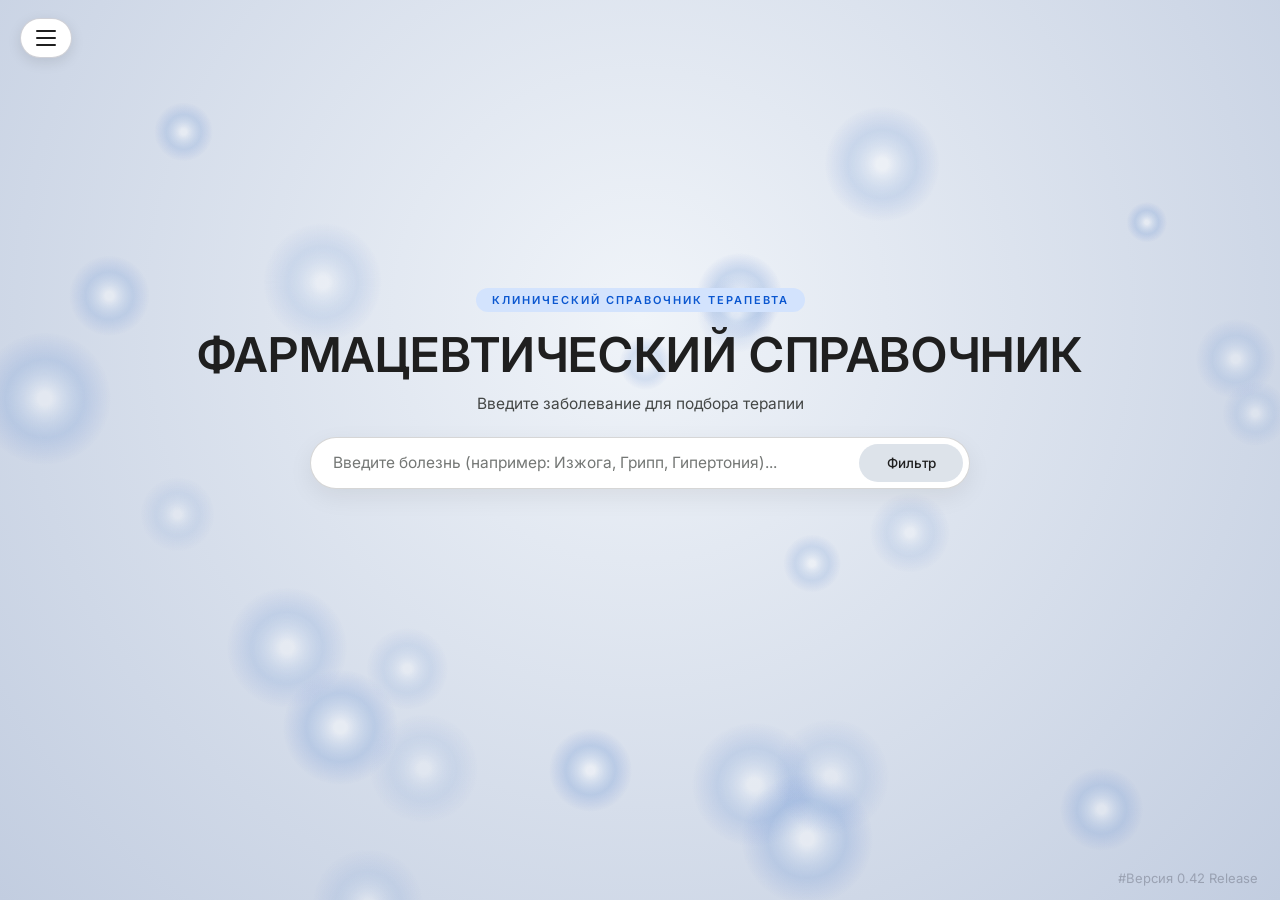
<file: Дизайн/index.html>
<!DOCTYPE html>
<html lang="ru">
<head>
  <meta charset="UTF-8" />
  <meta name="viewport" content="width=device-width, initial-scale=1.0" />
  <title>Фармацевтический справочник</title>
  <link rel="preconnect" href="https://fonts.googleapis.com">
  <link rel="preconnect" href="https://fonts.gstatic.com" crossorigin>
  <link href="https://fonts.googleapis.com/css2?family=Google+Sans:wght@400;500;700&family=Inter:wght@400;500;600;700&display=swap" rel="stylesheet">
  <link rel="stylesheet" href="styles.css" />
</head>
<body>

  <!-- Фоновая анимация летающих шариков -->
  <canvas id="bgParticles"></canvas>

  <!-- Полноширинное верхнее меню при наведении на кнопку слева -->
  <div class="top-nav-zone" id="topNavZone">
    <button class="menu-trigger-btn" id="menuTriggerBtn" onclick="toggleMenuClick()" aria-label="Меню">
      <span></span>
      <span></span>
      <span></span>
    </button>

    <header class="top-hover-menu" id="topHoverMenu">
      <nav class="top-nav-links">
        <button class="nav-link" data-page="home" onclick="switchPage('home')" data-i18n="nav_home">Главная</button>
        <button class="nav-link" data-page="settings" onclick="switchPage('settings')" data-i18n="nav_settings">Настройки</button>
        <button class="nav-link" data-page="presets" onclick="switchPage('presets')" data-i18n="nav_presets">Пресеты</button>
        <button class="nav-link" data-page="faq" onclick="switchPage('faq')" data-i18n="nav_faq">FAQ</button>
      </nav>
      <div class="top-menu-status" data-i18n="top_status">Реестр Минздрава РФ</div>
    </header>
  </div>

  <!-- Основной контейнер интерфейса -->
  <div id="app-wrapper">

    <!-- СТРАНИЦА 1: ГЛАВНАЯ И ПОИСК СТРОГО ПО БОЛЕЗНЯМ -->
    <main id="page-home" class="page-section active">
      <section class="hero-search-section" id="heroSection">
        <div class="hero-kicker" data-i18n="hero_kicker">
          КЛИНИЧЕСКИЙ СПРАВОЧНИК ТЕРАПЕВТА
        </div>

        <h1 class="app-title" onclick="resetToHero()" data-i18n="app_title">
          ФАРМАЦЕВТИЧЕСКИЙ СПРАВОЧНИК
        </h1>

        <p class="hero-subtitle" data-i18n="hero_subtitle">
          Введите заболевание для подбора терапии
        </p>

        <div class="search-wrapper" id="searchWrapper">
          <div class="search-box">
            <input
              type="text"
              id="searchInput"
              class="search-input"
              placeholder="Введите болезнь (например: Изжога, Грипп, Гипертония)..."
              data-i18n-placeholder="search_placeholder"
              autocomplete="off"
            />
            <button class="filter-btn" id="filterBtn" type="button" data-i18n="filter_btn">Фильтр</button>
          </div>

          <!-- Прямоугольник совпадений по болезням при вводе текста -->
          <div class="disease-suggestions-box" id="diseaseSuggestionsBox"></div>

          <!-- Компактный выпадающий фильтр по группам заболеваний -->
          <div class="filter-dropdown" id="filterDropdown"></div>
        </div>

        <div class="search-divider"></div>
      </section>

      <!-- Блок результатов поиска лекарств по выбранной болезни -->
      <section class="results-container" id="resultsContainer">
        <div class="results-header">
          <div class="results-header-left">
            <span class="results-title" id="resultsLabel">Лекарства по заболеванию:</span>
            <button class="oval-subtle-btn" id="resetAnalogBtn" style="display:none;" onclick="clearAnalogFilter()">
              Сбросить фильтр аналогов
            </button>
          </div>

          <div class="results-header-right">
            <!-- Компактная иконка выбора вида с всплывающим окошком при наведении -->
            <div class="view-hover-Menu">
              <button class="view-icon-trigger" id="catalogViewIcon" title="Вид отображения">⊞</button>
              <div class="view-popup-box">
                <button class="view-popup-opt active" id="grid3Btn" onclick="setCatalogView('grid', '⊞')">
                  <span>⊞</span> 3 в строку
                </button>
                <button class="view-popup-opt" id="grid1Btn" onclick="setCatalogView('list', '☰')">
                  <span>☰</span> 1 в строку
                </button>
              </div>
            </div>

            <!-- Крестик закрытия результатов поиска -->
            <button class="circle-close-btn" onclick="resetToHero()" title="Закрыть каталог">&times;</button>
          </div>
        </div>

        <div class="cards-grid" id="cardsGrid"></div>
      </section>
    </main>

    <!-- СТРАНИЦА 2: НАСТРОЙКИ (По центру + окошко "НАСТРОЙКИ" слева + крестик) -->
    <section id="page-settings" class="page-section centered-page">
      <div class="settings-outer-wrap">
        <!-- Отдельное боковое окошко "НАСТРОЙКИ" у левого края -->
        <div class="settings-side-badge" data-i18n="settings_badge">НАСТРОЙКИ</div>

        <div class="settings-shell">
          <button class="window-corner-close" onclick="switchPage('home')" title="Выйти на главную">&times;</button>

          <aside class="settings-sidebar">
            <button class="settings-cat-btn active" data-tab="appearance" onclick="switchSettingsTab('appearance')" data-i18n="set_cat_theme">Палитра и тема</button>
            <button class="settings-cat-btn" data-tab="interface" onclick="switchSettingsTab('interface')" data-i18n="set_cat_ui">Интерфейс и фон</button>
            <button class="settings-cat-btn" data-tab="language" onclick="switchSettingsTab('language')" data-i18n="set_cat_lang">Язык</button>
            <button class="settings-cat-btn" data-tab="catalog" onclick="switchSettingsTab('catalog')" data-i18n="set_cat_catalog">Каталог и поиск</button>
            <button class="settings-cat-btn" data-tab="printing" onclick="switchSettingsTab('printing')" data-i18n="set_cat_print">Печать</button>
          </aside>

          <div class="settings-content">
            <!-- Вкладка 1: Палитра и тема -->
            <div class="settings-pane active" id="tab-appearance">
              <div class="setting-row">
                <span class="setting-label" data-i18n="set_display_mode">Режим темы</span>
                <div class="theme-pills">
                  <button class="theme-pill active-mode" onclick="setDisplayMode('light', this)" data-i18n="mode_light">Светлая</button>
                  <button class="theme-pill" onclick="setDisplayMode('dark', this)" data-i18n="mode_dark">Темная</button>
                  <button class="theme-pill" onclick="setDisplayMode('a11y', this)" data-i18n="mode_a11y">Для слабовидящих</button>
                </div>
              </div>

              <div class="setting-row">
                <span class="setting-label" data-i18n="set_preset_theme">Оттенок оформления</span>
                <div class="theme-pills">
                  <button class="theme-pill active-theme" onclick="applyPresetTheme('gemini', this)" data-i18n="theme_classic">Gemini</button>
                  <button class="theme-pill" onclick="applyPresetTheme('medical', this)" data-i18n="theme_medical">Синяя</button>
                  <button class="theme-pill" onclick="applyPresetTheme('emerald', this)" data-i18n="theme_emerald">Шалфей</button>
                  <button class="theme-pill" onclick="applyPresetTheme('warm', this)" data-i18n="theme_warm">Кварц</button>
                  <button class="theme-pill" onclick="applyPresetTheme('graphite', this)" data-i18n="theme_graphite">Графит</button>
                </div>
              </div>

              <div class="setting-row wheel-row">
                <span class="setting-label" data-i18n="set_custom_wheel">Пользовательский спектр RGB</span>
                <div class="wheel-box">
                  <canvas id="rgbWheel" width="180" height="180"></canvas>
                </div>
              </div>

              <div class="setting-row">
                <span class="setting-label" data-i18n="set_contrast">Насыщенность карточек</span>
                <input type="range" min="20" max="54" value="32" class="modern-range" oninput="updateCardContrast(this.value)" />
              </div>
            </div>

            <!-- Вкладка 2: Интерфейс и фон -->
            <div class="settings-pane" id="tab-interface">
              <div class="setting-row">
                <span class="setting-label" data-i18n="set_particles">Летающие шарики на фоне</span>
                <label class="switch">
                  <input type="checkbox" id="toggleParticles" checked onchange="toggleBackgroundParticles(this.checked)" />
                  <span class="slider"></span>
                </label>
              </div>

              <div class="setting-row">
                <span class="setting-label" data-i18n="set_particles_count">Количество шариков на фоне</span>
                <input type="range" min="6" max="45" value="24" class="modern-range" oninput="updateParticlesCount(this.value)" />
              </div>

              <div class="setting-row">
                <span class="setting-label" data-i18n="set_radius">Скругление элементов</span>
                <select class="modern-select" onchange="updateRoundness(this.value)">
                  <option value="20px">Умеренное</option>
                  <option value="28px" selected>Округлое</option>
                  <option value="38px">Максимальное</option>
                </select>
              </div>

              <div class="setting-row">
                <span class="setting-label" data-i18n="set_glare">Блики на карточках препаратов</span>
                <label class="switch">
                  <input type="checkbox" checked onchange="toggleGlareSetting(this.checked)" />
                  <span class="slider"></span>
                </label>
              </div>

              <div class="setting-row">
                <span class="setting-label" data-i18n="set_blur">Размытие заднего фона окон</span>
                <label class="switch">
                  <input type="checkbox" checked onchange="appConfig.blur = this.checked" />
                  <span class="slider"></span>
                </label>
              </div>

              <div class="setting-row">
                <span class="setting-label" data-i18n="set_font_scale">Масштаб шрифта</span>
                <input type="range" min="90" max="120" value="100" class="modern-range" oninput="document.documentElement.style.fontSize = this.value + '%'" />
              </div>
            </div>

            <!-- Вкладка 3: Язык -->
            <div class="settings-pane" id="tab-language">
              <div class="setting-row">
                <span class="setting-label" data-i18n="set_ui_lang">Язык интерфейса</span>
                <div class="theme-pills">
                  <button class="theme-pill active-lang" data-lang="ru" onclick="setLanguage('ru')">Русский</button>
                  <button class="theme-pill" data-lang="en" onclick="setLanguage('en')">English</button>
                  <button class="theme-pill" data-lang="de" onclick="setLanguage('de')">Deutsch</button>
                </div>
              </div>

              <div class="setting-row">
                <span class="setting-label" data-i18n="set_latin_inn">Показывать действующее вещество</span>
                <label class="switch">
                  <input type="checkbox" checked onchange="appConfig.showInn = this.checked; renderCards();" />
                  <span class="slider"></span>
                </label>
              </div>
            </div>

            <!-- Вкладка 4: Каталог и поиск -->
            <div class="settings-pane" id="tab-catalog">
              <div class="setting-row">
                <span class="setting-label" data-i18n="set_default_grid">Отображение карточек</span>
                <select class="modern-select" onchange="setCatalogView(this.value, this.value === 'grid' ? '⊞' : '☰')">
                  <option value="grid">3 в строку</option>
                  <option value="list">1 в строку</option>
                </select>
              </div>

              <div class="setting-row">
                <span class="setting-label" data-i18n="set_sort">Сортировка списка</span>
                <select class="modern-select" id="sortSelect" onchange="renderCards()">
                  <option value="id">По реестру Минздрава</option>
                  <option value="alpha">По алфавиту</option>
                  <option value="category">По заболеванию</option>
                </select>
              </div>
            </div>

            <!-- Вкладка 5: Печать -->
            <div class="settings-pane" id="tab-printing">
              <div class="setting-row">
                <span class="setting-label" data-i18n="set_paper">Формат листа</span>
                <select class="modern-select" onchange="appConfig.paperSize = this.value">
                  <option value="A4">A4</option>
                  <option value="A5">A5</option>
                </select>
              </div>

              <div class="setting-row">
                <span class="setting-label" data-i18n="set_rx_prefix">Индексы Rp. / S.</span>
                <label class="switch">
                  <input type="checkbox" checked onchange="appConfig.useRxPrefix = this.checked" />
                  <span class="slider"></span>
                </label>
              </div>

              <div class="setting-row">
                <span class="setting-label" data-i18n="set_print_border">Печатать рамку бланка</span>
                <label class="switch">
                  <input type="checkbox" checked onchange="appConfig.printBorder = this.checked" />
                  <span class="slider"></span>
                </label>
              </div>
            </div>
          </div>
        </div>
      </div>
    </section>

    <!-- СТРАНИЦА 3: ПРЕСЕТЫ -->
    <section id="page-presets" class="page-section centered-page">
      <div class="presets-shell">

        <!-- Главный экран пресетов -->
        <div id="presetsOverview">
          <div class="presets-top-bar">
            <h2 class="section-heading" data-i18n="nav_presets">Пресеты</h2>

            <div class="presets-controls-right">
              <button class="elongated-oval-btn accent-fill" onclick="openCreatePresetModal()" data-i18n="btn_create_preset">
                Добавить пресет
              </button>

              <!-- Иконка выбора вида отображения пресетов при наведении -->
              <div class="view-hover-Menu">
                <button class="view-icon-trigger" id="presetsViewIcon" title="Вид отображения">⊞</button>
                <div class="view-popup-box">
                  <button class="view-popup-opt active" id="presetViewGridBtn" onclick="setPresetsViewMode('grid', '⊞')">
                    <span>⊞</span> Плитка
                  </button>
                  <button class="view-popup-opt" id="presetViewListBtn" onclick="setPresetsViewMode('list', '☰')">
                    <span>☰</span> Список
                  </button>
                  <button class="view-popup-opt" id="presetViewCompactBtn" onclick="setPresetsViewMode('compact', '▤')">
                    <span>▤</span> Компактно
                  </button>
                </div>
              </div>

              <button class="circle-close-btn" onclick="switchPage('home')" title="Выйти на главную">&times;</button>
            </div>
          </div>

          <div id="presetsGridContainer" class="presets-grid"></div>
        </div>

        <!-- Внутри открытого пресета -->
        <div id="presetDetailView" style="display:none;">
          <div class="presets-top-bar">
            <div style="display:flex; align-items:center; gap:14px;">
              <!-- Крестик вместо кнопки "Назад" -->
              <button class="circle-close-btn" onclick="closePresetDetail()" title="Закрыть пресет">&times;</button>
              <h2 class="section-heading" id="openedPresetTitle">Пресет</h2>
            </div>

            <div class="presets-controls-right">
              <!-- Иконка выбора вида внутри пресета при наведении -->
              <div class="view-hover-Menu">
                <button class="view-icon-trigger" id="innerPresetViewIcon" title="Вид отображения">☰</button>
                <div class="view-popup-box">
                  <button class="view-popup-opt active" id="innerView1Btn" onclick="setInnerPresetView('list', '☰')">
                    <span>☰</span> 1 в строку
                  </button>
                  <button class="view-popup-opt" id="innerView2Btn" onclick="setInnerPresetView('grid', '⊞')">
                    <span>⊞</span> 2 в строку
                  </button>
                </div>
              </div>

              <button class="elongated-oval-btn accent-fill" onclick="printActivePreset()" data-i18n="btn_print">
                Печать рецепта
              </button>
            </div>
          </div>

          <div id="presetDrugsContainer" class="preset-drugs-list"></div>

          <!-- Нижняя панель внутри пресета с красной кнопкой УДАЛИТЬ справа -->
          <div class="preset-bottom-bar">
            <button class="danger-oval-btn" onclick="askDeletePreset(openedPresetId)">
              Удалить
            </button>
          </div>
        </div>

      </div>
    </section>

    <!-- СТРАНИЦА 4: FAQ -->
    <section id="page-faq" class="page-section centered-page">
      <div class="faq-shell" style="position:relative;">
        <button class="window-corner-close" onclick="switchPage('home')" title="Выйти на главную">&times;</button>
        <h2 class="section-heading" style="margin-bottom: 22px;">FAQ</h2>
        <div class="faq-list">
          <div class="faq-card">
            <h3>Поиск лекарств по заболеванию</h3>
            <p>Начните вводить название болезни в строку поиска (например: «И» — Изжога, «Г» — Гастрит, Гипертония, Грипп). В появившемся ниже прямоугольнике нажмите на нужное заболевание, чтобы вывести все препараты для его лечения.</p>
          </div>
          <div class="faq-card">
            <h3>Подбор аналогов</h3>
            <p>Откройте карточку препарата и нажмите «Найти аналоги» — ниже основного окна появится отдельный овал со списком прямых аналогов по действующему веществу и группе.</p>
          </div>
          <div class="faq-card">
            <h3>Пресеты, удаление и печать</h3>
            <p>Добавляйте препараты в пресеты, настраивайте дозировки и выводите рецепт на печать. Удалить любой пресет можно красной кнопкой «Удалить» внутри пресета с подтверждением действия.</p>
          </div>
        </div>
      </div>
    </section>

    <div class="version-watermark">#Версия 0.42 Release</div>
  </div>

  <!-- МОДАЛЬНОЕ ОКНО: ПОЛНАЯ КАРТОЧКА ПРЕПАРАТА + ОТДЕЛЬНЫЙ ОВАЛ АНАЛОГОВ НИЖЕ ОКНА -->
  <div class="modal-overlay" id="detailModal" onclick="handleBackdropClose(event, 'detailModal')">
    <div class="detail-modal-stack">
      <div class="detail-modal-wrapper">
        <!-- Просто крестик вместо слова "ЗАКРЫТЬ" -->
        <button class="modal-close-top" onclick="closeModal('detailModal')" title="Закрыть">&times;</button>

        <div class="detail-left-panel">
          <div class="detail-white-box" id="modalDescriptionBox"></div>
        </div>

        <div class="detail-right-panel">
          <div class="detail-photo-frame" id="modalPhotoBox"></div>
          <div class="detail-right-actions" id="modalActionBox"></div>
        </div>
      </div>

      <!-- Отдельный овал аналогов НИЖЕ основного окна карточки -->
      <div class="analogs-external-oval" id="modalAnalogsDrawer" style="display:none;"></div>
    </div>
  </div>

  <!-- МОДАЛЬНОЕ ОКНО: ВЫБОР ИЛИ СОЗДАНИЕ ПРЕСЕТА -->
  <div class="modal-overlay" id="presetPickerModal" onclick="handleBackdropClose(event, 'presetPickerModal')">
    <div class="picker-modal-card">
      <div class="picker-modal-header">
        <h3 id="pickerModalTitle" data-i18n="modal_select_preset">Выбор пресета</h3>
        <button class="circle-close-btn" onclick="closeModal('presetPickerModal')">&times;</button>
      </div>

      <div id="existingPresetsList" class="picker-presets-list"></div>

      <div class="create-preset-zone">
        <button class="elongated-oval-btn full-width" id="showCreateInputBtn" onclick="toggleCreatePresetInput(true)" data-i18n="btn_create_preset">
          Добавить пресет
        </button>

        <div id="createPresetForm" class="create-preset-form" style="display:none;">
          <input
            type="text"
            id="newPresetNameInput"
            class="oval-input"
            placeholder="Название пресета..."
            autocomplete="off"
          />
          <button class="elongated-oval-btn accent-fill" onclick="confirmCreatePreset()" data-i18n="btn_save">
            Сохранить
          </button>
        </div>
      </div>
    </div>
  </div>

  <!-- МОДАЛЬНОЕ ОКНО ПОДТВЕРЖДЕНИЯ: "Вы уверены, что хотите удалить пресет?" -->
  <div class="modal-overlay" id="confirmDeleteModal" onclick="handleBackdropClose(event, 'confirmDeleteModal')">
    <div class="picker-modal-card confirm-card">
      <div class="picker-modal-header">
        <h3>Удаление пресета</h3>
        <button class="circle-close-btn" onclick="closeModal('confirmDeleteModal')">&times;</button>
      </div>
      <p class="confirm-text">Вы уверены, что хотите удалить пресет?</p>
      <div class="confirm-actions">
        <button class="oval-subtle-btn" onclick="closeModal('confirmDeleteModal')">Отмена</button>
        <button class="danger-oval-btn" onclick="confirmDeletePresetAction()">Удалить</button>
      </div>
    </div>
  </div>

  <div class="toast" id="toast"></div>
  <div id="print-area"></div>

  <script src="database.js"></script>
  <script src="app.js"></script>
</body>
</html>
</file>
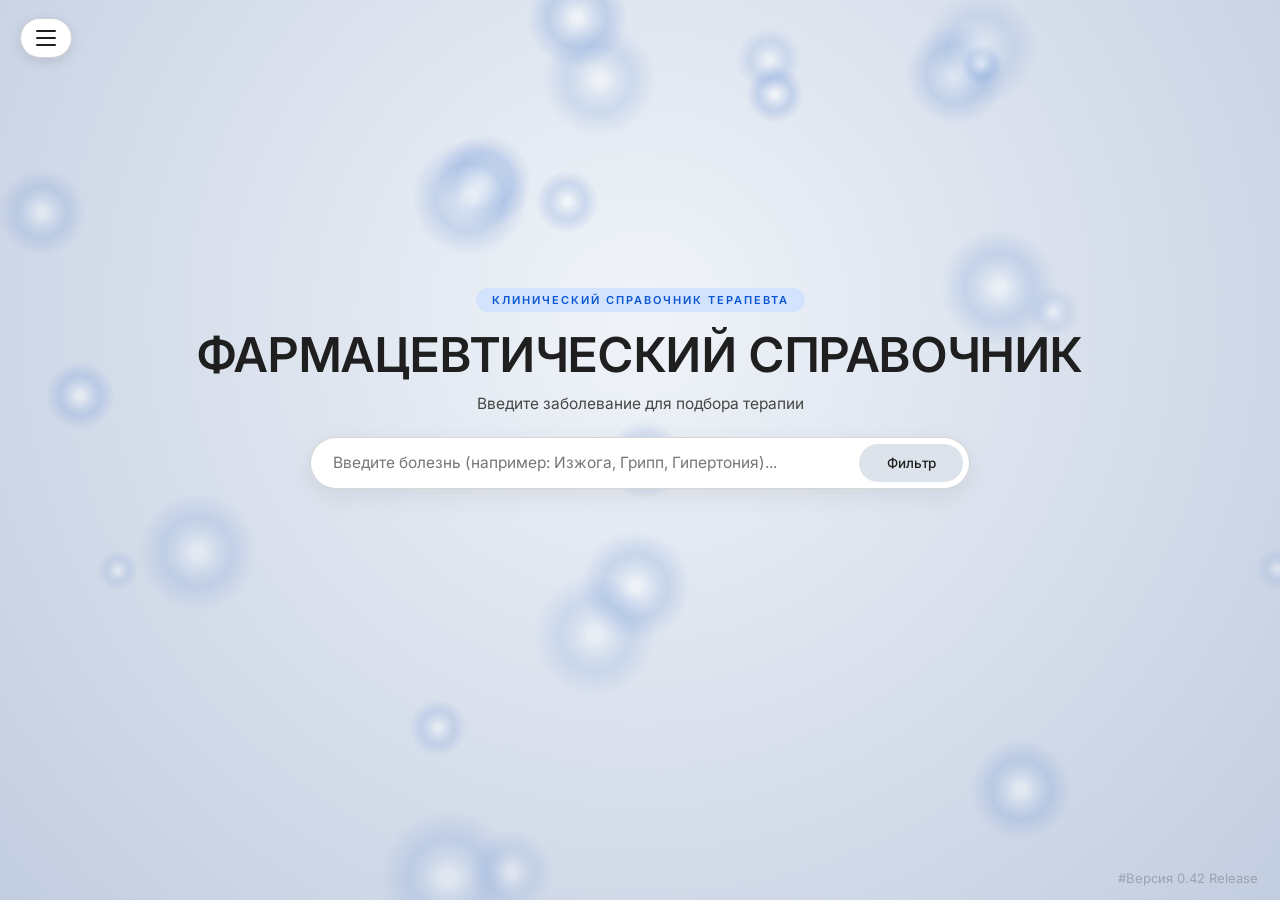
<file: Дизайн/Верси3.0.html>
﻿<!DOCTYPE html>
<html lang="ru">
<head>
  <meta charset="UTF-8" />
  <meta name="viewport" content="width=device-width, initial-scale=1.0" />
  <title>Фармацевтический справочник</title>
  <link rel="preconnect" href="https://fonts.googleapis.com">
  <link rel="preconnect" href="https://fonts.gstatic.com" crossorigin>
  <link href="https://fonts.googleapis.com/css2?family=Google+Sans:wght@400;500;700&family=Inter:wght@400;500;600;700&display=swap" rel="stylesheet">
  <style>:root {
  --bg-center: #f0f4f9;
  --bg-edge: #c2cde0;
  --surface-dark: #1e2336;
  --surface-darker: #141826;
  --surface-glass: rgba(255, 255, 255, 0.88);
  --panel-inner: #ffffff;
  --gemini-pill-bg: #dde3ea;
  --gemini-hover: rgba(68, 71, 70, 0.08);
  --card-bg: #323956;
  --card-border: rgba(255, 255, 255, 0.18);
  --text-title: #1f1f1f;
  --text-muted: #444746;
  --text-on-dark: #f8fafd;
  --accent: #0b57d0;
  --accent-soft: #d3e3fd;
  --modal-outer: #919cb5;
  --radius-main: 28px;
  --radius-pill: 999px;
  --shadow-soft: 0 12px 32px rgba(15, 23, 42, 0.12);
  --shadow-hover: 0 20px 44px rgba(15, 23, 42, 0.24);
}

/* Темная тема */
body.dark-mode {
  --bg-center: #1a1e2e;
  --bg-edge: #0d1017;
  --surface-dark: #252b42;
  --surface-darker: #161a29;
  --surface-glass: rgba(30, 35, 54, 0.92);
  --panel-inner: #262c44;
  --gemini-pill-bg: #323954;
  --gemini-hover: rgba(255, 255, 255, 0.08);
  --card-bg: #22273d;
  --text-title: #f1f5f9;
  --text-muted: #94a3b8;
  --accent: #60a5fa;
  --accent-soft: rgba(96, 165, 250, 0.2);
  --modal-outer: #2d3552;
}

/* Режим для слабовидящих */
body.a11y-mode {
  --bg-center: #ffffff;
  --bg-edge: #e5e5e5;
  --surface-dark: #000000;
  --surface-darker: #222222;
  --surface-glass: #ffffff;
  --panel-inner: #ffffff;
  --gemini-pill-bg: #e0e0e0;
  --card-bg: #111111;
  --card-border: #000000;
  --text-title: #000000;
  --text-muted: #111111;
  --text-on-dark: #ffff00;
  --accent: #000000;
  --accent-soft: #ffeb3b;
  --modal-outer: #222222;
  font-size: 112%;
  letter-spacing: 0.4px;
}

* {
  box-sizing: border-box;
  margin: 0;
  padding: 0;
  user-select: none;
  font-family: 'Google Sans', 'Inter', -apple-system, BlinkMacSystemFont, 'Segoe UI', sans-serif;
}

body {
  background: radial-gradient(circle at 50% 35%, var(--bg-center) 0%, var(--bg-edge) 100%);
  color: var(--text-title);
  min-height: 100vh;
  overflow-x: hidden;
  transition: background 0.35s ease, color 0.35s ease;
}

#bgParticles {
  position: fixed;
  inset: 0;
  width: 100vw;
  height: 100vh;
  pointer-events: none;
  z-index: 0;
}

#app-wrapper {
  position: relative;
  z-index: 2;
  min-height: 100vh;
  display: flex;
  flex-direction: column;
  transition: filter 0.3s ease;
}

#app-wrapper.blurred {
  filter: blur(8px);
  pointer-events: none;
}

/* ================= ВЕРХНЕЕ МЕНЮ НА ВЕСЬ ВЕРХ БЕЗ БЛИКА И БЕЗ РАМКИ ================= */
.top-nav-zone {
  position: fixed;
  top: 0;
  left: 0;
  right: 0;
  height: 74px;
  z-index: 150;
  pointer-events: none;
}

.menu-trigger-btn {
  position: fixed;
  top: 18px;
  left: 20px;
  width: 52px;
  height: 40px;
  border-radius: var(--radius-pill);
  border: 1.5px solid rgba(120, 125, 140, 0.35);
  background: var(--panel-inner);
  display: flex;
  flex-direction: column;
  justify-content: center;
  align-items: center;
  gap: 5px;
  cursor: pointer;
  pointer-events: auto;
  z-index: 155;
  transition: transform 0.25s ease, box-shadow 0.25s ease;
  box-shadow: 0 4px 14px rgba(0, 0, 0, 0.1);
}

.menu-trigger-btn:hover {
  transform: scale(1.04);
}

.menu-trigger-btn span {
  display: block;
  width: 20px;
  height: 2px;
  background: var(--text-title);
  border-radius: 2px;
}

.top-hover-menu {
  position: fixed;
  top: 10px;
  left: 12px;
  right: 12px;
  height: 56px;
  padding: 0 24px 0 80px;
  background: var(--surface-dark);
  border-radius: var(--radius-pill);
  box-shadow: 0 14px 36px rgba(0, 0, 0, 0.25);
  display: flex;
  align-items: center;
  justify-content: space-between;
  opacity: 0;
  visibility: hidden;
  transform: translateY(-12px);
  transition: all 0.3s cubic-bezier(0.2, 0, 0, 1);
  pointer-events: auto;
  z-index: 152;
}

.top-nav-zone:hover .top-hover-menu,
.top-hover-menu:hover,
.top-hover-menu.force-open {
  opacity: 1;
  visibility: visible;
  transform: translateY(0);
}

.top-nav-links {
  display: flex;
  align-items: center;
  gap: 6px;
}

.top-menu-status {
  font-size: 12.5px;
  font-weight: 500;
  color: rgba(255, 255, 255, 0.5);
  padding-right: 6px;
}

/* Кнопки меню: БЕЗ блика и БЕЗ окантовки */
.nav-link {
  height: 40px;
  padding: 0 22px;
  background: transparent;
  border: none;
  outline: none;
  color: var(--text-on-dark);
  font-size: 15px;
  font-weight: 500;
  border-radius: var(--radius-pill);
  cursor: pointer;
  display: inline-flex;
  align-items: center;
  justify-content: center;
  transition: background 0.2s ease;
}

.nav-link:hover {
  background: rgba(255, 255, 255, 0.14);
}

/* ================= КНОПКИ, КРЕСТИКИ И ВСПЛЫВАЮЩИЙ ВЫБОР ВИДА ================= */
.elongated-oval-btn {
  height: 40px;
  padding: 0 24px;
  border-radius: var(--radius-pill);
  border: none;
  background: var(--gemini-pill-bg);
  color: var(--text-title);
  font-size: 14px;
  font-weight: 500;
  cursor: pointer;
  display: inline-flex;
  align-items: center;
  justify-content: center;
  transition: all 0.2s ease;
}

.elongated-oval-btn.accent-fill {
  background: var(--accent);
  color: #ffffff;
}

.elongated-oval-btn.full-width {
  width: 100%;
  height: 44px;
}

.elongated-oval-btn:hover {
  filter: brightness(0.95);
  transform: translateY(-1px);
}

/* Красная кнопка Удалить */
.danger-oval-btn {
  height: 40px;
  padding: 0 26px;
  border-radius: var(--radius-pill);
  border: none;
  background: #dc2626;
  color: #ffffff;
  font-size: 14px;
  font-weight: 600;
  cursor: pointer;
  display: inline-flex;
  align-items: center;
  justify-content: center;
  transition: all 0.2s ease;
  box-shadow: 0 4px 14px rgba(220, 38, 38, 0.28);
}

.danger-oval-btn:hover {
  background: #b91c1c;
  transform: translateY(-1px);
}

.oval-subtle-btn {
  height: 36px;
  padding: 0 18px;
  border-radius: var(--radius-pill);
  border: none;
  background: var(--gemini-pill-bg);
  color: var(--text-title);
  font-size: 13.5px;
  font-weight: 500;
  cursor: pointer;
  display: inline-flex;
  align-items: center;
  justify-content: center;
  transition: background 0.2s ease;
}

.oval-subtle-btn:hover {
  filter: brightness(0.95);
}

/* Круглый аккуратный крестик закрытия / возврата */
.circle-close-btn,
.window-corner-close {
  width: 38px;
  height: 38px;
  border-radius: 50%;
  border: none;
  background: var(--gemini-pill-bg);
  color: var(--text-title);
  font-size: 22px;
  line-height: 1;
  cursor: pointer;
  display: inline-flex;
  align-items: center;
  justify-content: center;
  transition: all 0.2s ease;
  flex-shrink: 0;
}

.circle-close-btn:hover,
.window-corner-close:hover {
  background: #dc2626;
  color: #ffffff;
  transform: rotate(90deg);
}

.window-corner-close {
  position: absolute;
  top: 18px;
  right: 18px;
  z-index: 10;
}

/* Компактная иконка вида отображения с всплывающим окошком при наведении */
.view-hover-Menu {
  position: relative;
  display: inline-block;
}

.view-icon-trigger {
  width: 38px;
  height: 38px;
  border-radius: 50%;
  border: none;
  background: var(--gemini-pill-bg);
  color: var(--text-title);
  font-size: 18px;
  cursor: pointer;
  display: flex;
  align-items: center;
  justify-content: center;
  transition: background 0.2s ease;
}

.view-hover-Menu:hover .view-icon-trigger {
  background: var(--accent-soft);
  color: var(--accent);
}

.view-popup-box {
  position: absolute;
  top: 44px;
  right: 0;
  min-width: 150px;
  background: var(--panel-inner);
  border-radius: 18px;
  padding: 6px;
  box-shadow: 0 12px 30px rgba(0, 0, 0, 0.18);
  border: 1px solid rgba(0, 0, 0, 0.08);
  opacity: 0;
  visibility: hidden;
  transform: translateY(-6px) scale(0.96);
  transition: all 0.2s ease;
  z-index: 95;
}

.view-hover-Menu:hover .view-popup-box,
.view-popup-box:hover {
  opacity: 1;
  visibility: visible;
  transform: translateY(0) scale(1);
}

.view-popup-opt {
  width: 100%;
  padding: 8px 12px;
  border: none;
  background: transparent;
  color: var(--text-title);
  font-size: 13px;
  font-weight: 500;
  border-radius: 12px;
  cursor: pointer;
  display: flex;
  align-items: center;
  gap: 8px;
  text-align: left;
  transition: background 0.15s ease;
}

.view-popup-opt:hover {
  background: var(--gemini-hover);
}

.view-popup-opt.active {
  background: var(--accent-soft);
  color: var(--accent);
  font-weight: 600;
}

/* ================= ГЛАВНЫЙ ЭКРАН И АВТОДОПОЛНЕНИЕ БОЛЕЗНЕЙ ================= */
.page-section {
  display: none;
}

.page-section.active {
  display: block;
}

.centered-page.active {
  display: flex;
  align-items: center;
  justify-content: center;
  min-height: 100vh;
  padding: 74px 20px 40px 20px;
}

.hero-search-section {
  display: flex;
  flex-direction: column;
  align-items: center;
  justify-content: center;
  min-height: 88vh;
  padding: 24px;
  text-align: center;
  transition: all 0.4s cubic-bezier(0.2, 0, 0, 1);
}

.hero-search-section.compact {
  min-height: auto;
  padding-top: 76px;
  padding-bottom: 10px;
}

.hero-kicker {
  font-size: 11px;
  font-weight: 600;
  letter-spacing: 2px;
  text-transform: uppercase;
  color: var(--accent);
  background: var(--accent-soft);
  padding: 5px 16px;
  border-radius: var(--radius-pill);
  margin-bottom: 14px;
}

.app-title {
  font-size: clamp(28px, 4vw, 48px);
  font-weight: 600;
  letter-spacing: 0.6px;
  text-transform: uppercase;
  color: var(--text-title);
  margin-bottom: 10px;
  line-height: 1.2;
  cursor: pointer;
}

.hero-subtitle {
  font-size: 15.5px;
  color: var(--text-muted);
  margin-bottom: 24px;
}

.hero-search-section.compact .hero-kicker,
.hero-search-section.compact .app-title,
.hero-search-section.compact .hero-subtitle {
  opacity: 0;
  max-height: 0;
  margin: 0;
  padding: 0;
  overflow: hidden;
  pointer-events: none;
}

.search-wrapper {
  position: relative;
  width: min(660px, 92vw);
}

.search-box {
  width: 100%;
  height: 52px;
  background: var(--panel-inner);
  border: 1px solid rgba(68, 71, 70, 0.22);
  border-radius: var(--radius-pill);
  display: flex;
  align-items: center;
  padding: 6px 6px 6px 22px;
  box-shadow: 0 8px 24px rgba(0, 0, 0, 0.07);
  transition: all 0.25s ease;
}

.search-box:focus-within {
  border-color: var(--accent);
  box-shadow: 0 12px 30px rgba(11, 87, 208, 0.14), 0 0 0 3px var(--accent-soft);
}

.search-input {
  flex: 1;
  border: none;
  background: transparent;
  font-size: 15.5px;
  color: var(--text-title);
  outline: none;
  padding-right: 10px;
}

.search-input::placeholder {
  color: #747775;
}

/* Компактная кнопка Фильтр */
.filter-btn {
  height: 38px;
  min-width: 104px;
  padding: 0 18px;
  border-radius: var(--radius-pill);
  border: none;
  background: var(--gemini-pill-bg);
  font-size: 13.5px;
  font-weight: 500;
  color: var(--text-title);
  cursor: pointer;
  flex-shrink: 0;
  transition: all 0.2s ease;
}

.filter-btn:hover {
  background: var(--accent-soft);
  color: var(--accent);
}

/* Прямоугольник совпадений болезней под строкой поиска */
.disease-suggestions-box {
  position: absolute;
  top: 60px;
  left: 0;
  right: 0;
  background: var(--panel-inner);
  border-radius: 22px;
  padding: 8px;
  box-shadow: 0 18px 42px rgba(0, 0, 0, 0.16);
  border: 1px solid rgba(0, 0, 0, 0.08);
  max-height: 270px;
  overflow-y: auto;
  opacity: 0;
  visibility: hidden;
  transform: translateY(-6px);
  transition: all 0.2s ease;
  z-index: 92;
  text-align: left;
}

.disease-suggestions-box.open {
  opacity: 1;
  visibility: visible;
  transform: translateY(0);
}

.disease-suggest-item {
  width: 100%;
  padding: 10px 16px;
  border: none;
  background: transparent;
  color: var(--text-title);
  font-size: 14.5px;
  font-weight: 500;
  border-radius: 14px;
  cursor: pointer;
  display: flex;
  justify-content: space-between;
  align-items: center;
  transition: background 0.16s ease;
}

.disease-suggest-item:hover {
  background: var(--accent-soft);
  color: var(--accent);
}

.disease-suggest-count {
  font-size: 12px;
  opacity: 0.7;
}

/* Компактное выпадающее меню фильтра */
.filter-dropdown {
  position: absolute;
  top: 58px;
  right: 0;
  width: 205px;
  background: var(--panel-inner);
  border-radius: 18px;
  padding: 6px;
  box-shadow: 0 14px 34px rgba(0, 0, 0, 0.16);
  border: 1px solid rgba(0, 0, 0, 0.08);
  opacity: 0;
  visibility: hidden;
  transform: translateY(-6px) scale(0.97);
  transition: all 0.2s ease;
  z-index: 94;
}

.filter-dropdown.open {
  opacity: 1;
  visibility: visible;
  transform: translateY(0) scale(1);
}

.filter-option {
  display: block;
  width: 100%;
  text-align: left;
  background: none;
  border: none;
  color: var(--text-title);
  font-size: 13px;
  font-weight: 500;
  padding: 7px 12px;
  border-radius: 12px;
  cursor: pointer;
  transition: background 0.15s ease;
}

.filter-option:hover {
  background: var(--gemini-hover);
}

.filter-option.active {
  background: var(--accent-soft);
  color: var(--accent);
  font-weight: 600;
}

.search-divider {
  width: min(300px, 60vw);
  height: 1px;
  background: rgba(68, 71, 70, 0.2);
  margin-top: 14px;
  opacity: 0;
  transform: scaleX(0);
  transition: 0.3s;
}

.hero-search-section.compact .search-divider {
  opacity: 1;
  transform: scaleX(1);
}

/* ================= КАТАЛОГ ПРЕПАРАТОВ ================= */
.results-container {
  width: min(1160px, 92vw);
  margin: 0 auto 70px auto;
  opacity: 0;
  visibility: hidden;
  transform: translateY(14px);
  transition: 0.35s ease;
  max-height: 0;
  overflow: hidden;
}

.results-container.visible {
  opacity: 1;
  visibility: visible;
  transform: translateY(0);
  max-height: 35000px;
  overflow: visible;
}

.results-header {
  display: flex;
  justify-content: space-between;
  align-items: center;
  margin: 10px 0 20px 0;
  flex-wrap: wrap;
  gap: 12px;
}

.results-header-left,
.results-header-right {
  display: flex;
  align-items: center;
  gap: 10px;
}

.results-title {
  font-size: 18px;
  font-weight: 600;
  color: var(--text-title);
}

.cards-grid {
  display: grid;
  grid-template-columns: repeat(3, 1fr);
  gap: 22px;
}

.cards-grid.list-view {
  grid-template-columns: 1fr;
  gap: 14px;
}

.drug-card {
  position: relative;
  background: var(--card-bg);
  border-radius: var(--radius-main);
  min-height: 285px;
  padding: 22px;
  color: var(--text-on-dark);
  display: flex;
  flex-direction: column;
  justify-content: space-between;
  align-items: center;
  text-align: center;
  cursor: pointer;
  overflow: hidden;
  border: 1px solid var(--card-border);
  box-shadow: var(--shadow-soft);
  transition: transform 0.26s ease, box-shadow 0.26s ease, border-radius 0.25s ease;
}

.drug-card::before {
  content: '';
  position: absolute;
  inset: 0;
  background: radial-gradient(340px circle at var(--mouse-x, 50%) var(--mouse-y, -20%), rgba(255, 255, 255, 0.22), transparent 60%);
  opacity: 0;
  transition: opacity 0.25s;
  pointer-events: none;
}

.drug-card.glare-active:hover::before {
  opacity: 1;
}

.drug-card:hover {
  transform: translateY(-5px);
  box-shadow: var(--shadow-hover);
}

.cards-grid.list-view .drug-card {
  min-height: 124px;
  flex-direction: row;
  text-align: left;
  padding: 18px 26px;
  gap: 22px;
}

.card-thumb {
  width: 110px;
  height: 84px;
  border-radius: calc(var(--radius-main) - 10px);
  background: rgba(255, 255, 255, 0.13);
  display: flex;
  align-items: center;
  justify-content: center;
  padding: 8px;
  flex-shrink: 0;
  transition: border-radius 0.25s ease;
}

.card-thumb svg {
  width: 100%;
  height: 100%;
}

.card-body {
  flex: 1;
  display: flex;
  flex-direction: column;
  gap: 4px;
}

.card-category {
  font-size: 11px;
  font-weight: 500;
  text-transform: uppercase;
  letter-spacing: 0.8px;
  opacity: 0.76;
}

.card-title {
  font-size: 20px;
  font-weight: 600;
}

.card-inn {
  font-size: 12.5px;
  opacity: 0.74;
}

.card-diseases {
  font-size: 12.5px;
  background: rgba(255, 255, 255, 0.12);
  padding: 5px 12px;
  border-radius: 14px;
  margin-top: 4px;
  line-height: 1.35;
}

.card-preset-btn {
  height: 36px;
  margin-top: 10px;
  padding: 0 20px;
  border-radius: var(--radius-pill);
  border: none;
  background: rgba(255, 255, 255, 0.18);
  color: #fff;
  font-size: 13px;
  font-weight: 500;
  cursor: pointer;
  transition: 0.2s;
  flex-shrink: 0;
}

.cards-grid.list-view .card-preset-btn {
  margin-top: 0;
}

.card-preset-btn:hover {
  background: #ffffff;
  color: #1f1f1f;
}

/* ================= НАСТРОЙКИ С БОКОВЫМ ОКОШКОМ "НАСТРОЙКИ" СЛЕВА ================= */
.settings-outer-wrap {
  position: relative;
  display: flex;
  align-items: flex-start;
  gap: 14px;
  width: min(1140px, 95vw);
}

.settings-side-badge {
  background: var(--surface-dark);
  color: var(--text-on-dark);
  padding: 18px 22px;
  border-radius: calc(var(--radius-main) - 6px);
  font-size: 14px;
  font-weight: 700;
  letter-spacing: 1.4px;
  box-shadow: var(--shadow-soft);
  flex-shrink: 0;
  margin-top: 24px;
  transition: border-radius 0.25s ease;
}

.settings-shell {
  position: relative;
  flex: 1;
  min-height: 510px;
  background: var(--surface-glass);
  backdrop-filter: blur(18px);
  border-radius: var(--radius-main);
  box-shadow: var(--shadow-soft);
  border: 1px solid rgba(255, 255, 255, 0.5);
  display: grid;
  grid-template-columns: 235px 1fr;
  overflow: hidden;
  transition: border-radius 0.25s ease;
}

.settings-sidebar {
  background: rgba(140, 150, 175, 0.14);
  padding: 22px 12px;
  display: flex;
  flex-direction: column;
  gap: 4px;
}

.settings-cat-btn {
  height: 42px;
  text-align: left;
  padding: 0 18px;
  border-radius: var(--radius-pill);
  border: none;
  background: transparent;
  color: var(--text-muted);
  font-size: 14px;
  font-weight: 500;
  cursor: pointer;
  transition: all 0.2s ease;
}

.settings-cat-btn:hover {
  background: var(--gemini-hover);
  color: var(--text-title);
}

.settings-cat-btn.active {
  background: var(--accent-soft);
  color: var(--accent);
  font-weight: 600;
}

.settings-content {
  padding: 32px 64px 32px 36px;
}

.settings-pane {
  display: none;
  flex-direction: column;
  gap: 18px;
}

.settings-pane.active {
  display: flex;
}

.setting-row {
  display: flex;
  justify-content: space-between;
  align-items: center;
  padding-bottom: 14px;
  border-bottom: 1px solid rgba(120, 125, 140, 0.14);
  gap: 16px;
}

.setting-label {
  font-size: 15px;
  font-weight: 500;
  color: var(--text-title);
}

.theme-pills {
  display: flex;
  gap: 6px;
  flex-wrap: wrap;
}

.theme-pill {
  height: 34px;
  padding: 0 16px;
  border-radius: var(--radius-pill);
  border: none;
  background: var(--gemini-pill-bg);
  color: var(--text-title);
  font-size: 13px;
  font-weight: 500;
  cursor: pointer;
  transition: 0.2s;
}

.theme-pill:hover,
.theme-pill.active-lang,
.theme-pill.active-theme,
.theme-pill.active-mode {
  background: var(--accent-soft);
  color: var(--accent);
  font-weight: 600;
}

#rgbWheel {
  cursor: crosshair;
  border-radius: 50%;
  box-shadow: 0 8px 20px rgba(0, 0, 0, 0.15), 0 0 0 4px #fff;
}

.modern-select {
  height: 36px;
  padding: 0 16px;
  border-radius: var(--radius-pill);
  border: none;
  background: var(--gemini-pill-bg);
  font-size: 13.5px;
  font-weight: 500;
  color: var(--text-title);
  outline: none;
  cursor: pointer;
}

.modern-range {
  width: 180px;
  accent-color: var(--accent);
  cursor: pointer;
}

.switch {
  position: relative;
  display: inline-block;
  width: 46px;
  height: 24px;
}

.switch input {
  opacity: 0;
  width: 0;
  height: 0;
}

.slider {
  position: absolute;
  cursor: pointer;
  inset: 0;
  background-color: #c4c7c5;
  transition: 0.25s;
  border-radius: var(--radius-pill);
}

.slider::before {
  position: absolute;
  content: "";
  height: 18px;
  width: 18px;
  left: 3px;
  bottom: 3px;
  background-color: white;
  transition: 0.25s;
  border-radius: 50%;
}

input:checked + .slider {
  background-color: var(--accent);
}

input:checked + .slider::before {
  transform: translateX(22px);
}

/* ================= ПРЕСЕТЫ И FAQ ================= */
.presets-shell,
.faq-shell {
  width: min(1100px, 92vw);
  background: var(--surface-glass);
  backdrop-filter: blur(18px);
  border-radius: var(--radius-main);
  padding: 30px;
  box-shadow: var(--shadow-soft);
  transition: border-radius 0.25s ease;
}

.presets-top-bar {
  display: flex;
  justify-content: space-between;
  align-items: center;
  flex-wrap: wrap;
  gap: 14px;
  margin-bottom: 22px;
  padding-bottom: 14px;
  border-bottom: 1px solid rgba(120, 125, 140, 0.15);
}

.section-heading {
  font-size: 23px;
  font-weight: 600;
  color: var(--text-title);
}

.presets-controls-right {
  display: flex;
  align-items: center;
  gap: 10px;
}

.presets-grid {
  display: grid;
  grid-template-columns: repeat(3, 1fr);
  gap: 18px;
}

.presets-grid.list-mode {
  grid-template-columns: 1fr;
  gap: 12px;
}

.presets-grid.compact-mode {
  grid-template-columns: repeat(4, 1fr);
  gap: 12px;
}

.preset-folder-card {
  position: relative;
  background: var(--card-bg);
  color: var(--text-on-dark);
  border-radius: var(--radius-main);
  padding: 24px;
  cursor: pointer;
  display: flex;
  flex-direction: column;
  justify-content: space-between;
  min-height: 150px;
  box-shadow: var(--shadow-soft);
  transition: transform 0.24s ease, box-shadow 0.24s ease, border-radius 0.25s ease;
}

.presets-grid.list-mode .preset-folder-card {
  min-height: 78px;
  flex-direction: row;
  align-items: center;
  padding: 16px 24px;
}

.presets-grid.compact-mode .preset-folder-card {
  min-height: 110px;
  padding: 16px;
}

.preset-folder-card:hover {
  transform: translateY(-4px);
  box-shadow: var(--shadow-hover);
}

.preset-folder-title {
  font-size: 18.5px;
  font-weight: 600;
  padding-right: 28px;
}

.preset-folder-count {
  display: inline-block;
  padding: 5px 14px;
  border-radius: var(--radius-pill);
  background: rgba(255, 255, 255, 0.16);
  font-size: 13px;
  font-weight: 500;
  width: fit-content;
  margin-top: 10px;
}

.presets-grid.list-mode .preset-folder-count {
  margin-top: 0;
}

.preset-delete-btn {
  position: absolute;
  top: 14px;
  right: 16px;
  background: rgba(255, 255, 255, 0.16);
  border: none;
  color: #fff;
  width: 28px;
  height: 28px;
  border-radius: 50%;
  cursor: pointer;
  font-size: 16px;
}

.preset-delete-btn:hover {
  background: #dc2626;
}

.preset-drugs-list {
  display: grid;
  grid-template-columns: 1fr;
  gap: 14px;
}

.preset-drugs-list.grid-2 {
  grid-template-columns: repeat(2, 1fr);
}

.prescription-item {
  background: var(--panel-inner);
  border-radius: calc(var(--radius-main) - 6px);
  padding: 18px 22px;
  box-shadow: 0 4px 14px rgba(0, 0, 0, 0.05);
  display: flex;
  flex-direction: column;
  gap: 12px;
  transition: border-radius 0.25s ease;
}

.prescription-item-top {
  display: flex;
  justify-content: space-between;
  align-items: center;
  gap: 12px;
}

.dosage-fields {
  display: grid;
  grid-template-columns: repeat(auto-fit, minmax(155px, 1fr));
  gap: 10px;
}

.field-box {
  display: flex;
  flex-direction: column;
  gap: 4px;
}

.field-box label {
  font-size: 12px;
  font-weight: 500;
  color: var(--text-muted);
}

.oval-input {
  height: 36px;
  padding: 0 16px;
  border-radius: var(--radius-pill);
  border: 1px solid rgba(120, 125, 140, 0.25);
  background: var(--bg-center);
  font-size: 13.5px;
  color: var(--text-title);
  outline: none;
}

.preset-bottom-bar {
  display: flex;
  justify-content: flex-end;
  margin-top: 22px;
  padding-top: 16px;
  border-top: 1px solid rgba(120, 125, 140, 0.15);
}

/* ================= МОДАЛЬНЫЕ ОКНА И НИЖНИЙ БЛОК АНАЛОГОВ ================= */
.modal-overlay {
  position: fixed;
  inset: 0;
  z-index: 200;
  display: flex;
  align-items: center;
  justify-content: center;
  background: rgba(15, 18, 35, 0.4);
  opacity: 0;
  visibility: hidden;
  transition: 0.26s ease;
  padding: 20px;
}

.modal-overlay.open {
  opacity: 1;
  visibility: visible;
}

.detail-modal-stack {
  display: flex;
  flex-direction: column;
  align-items: center;
  gap: 14px;
  width: min(880px, 95vw);
}

.detail-modal-wrapper {
  position: relative;
  display: flex;
  align-items: stretch;
  width: 100%;
  min-height: 420px;
}

/* Круглый крестик сверху справа над модалкой */
.modal-close-top {
  position: absolute;
  top: -46px;
  right: 6px;
  width: 38px;
  height: 38px;
  background: var(--panel-inner);
  border: none;
  color: var(--text-title);
  border-radius: 50%;
  font-size: 22px;
  line-height: 1;
  cursor: pointer;
  display: flex;
  align-items: center;
  justify-content: center;
  box-shadow: 0 4px 14px rgba(0, 0, 0, 0.18);
  transition: 0.2s ease;
}

.modal-close-top:hover {
  background: #dc2626;
  color: #fff;
  transform: rotate(90deg);
}

.detail-left-panel,
.detail-right-panel {
  flex: 1;
  background: var(--modal-outer);
  border-radius: var(--radius-main);
  border: 1px solid rgba(255, 255, 255, 0.45);
  box-shadow: 0 20px 44px rgba(0, 0, 0, 0.24);
  padding: 22px;
  display: flex;
  flex-direction: column;
  transition: border-radius 0.25s ease;
}

.detail-white-box {
  background: var(--panel-inner);
  border-radius: calc(var(--radius-main) - 8px);
  flex: 1;
  padding: 22px;
  color: var(--text-title);
  display: flex;
  flex-direction: column;
  gap: 10px;
  transition: border-radius 0.25s ease;
}

.detail-badge {
  display: inline-block;
  background: var(--accent-soft);
  color: var(--accent);
  font-size: 12px;
  font-weight: 600;
  padding: 4px 14px;
  border-radius: var(--radius-pill);
  width: fit-content;
}

.detail-section {
  font-size: 13.5px;
  line-height: 1.48;
  color: var(--text-title);
}

.detail-section strong {
  display: block;
  margin-bottom: 2px;
}

.detail-right-panel {
  align-items: center;
  justify-content: center;
  gap: 16px;
}

.detail-photo-frame {
  width: 88%;
  height: 215px;
  background: rgba(255, 255, 255, 0.65);
  border-radius: calc(var(--radius-main) - 8px);
  display: flex;
  align-items: center;
  justify-content: center;
  padding: 16px;
  transition: border-radius 0.25s ease;
}

.detail-photo-frame svg {
  width: 100%;
  height: 100%;
}

.detail-right-actions {
  display: flex;
  gap: 10px;
  flex-wrap: wrap;
  justify-content: center;
}

/* Отдельный блок с аналогами НИЖЕ окна карточки (повторяет форму и меняет скругление от настроек) */
.analogs-external-oval {
  width: 100%;
  color: var(--text-title);
  border-radius: var(--radius-main);
  border: 14px solid transparent;
  background:
    linear-gradient(var(--panel-inner), var(--panel-inner)) padding-box,
    linear-gradient(var(--modal-outer), var(--modal-outer)) border-box;
  padding: 18px 24px;
  box-shadow:
    0 0 0 1px rgba(255, 255, 255, 0.45),
    0 20px 44px rgba(0, 0, 0, 0.24);
  display: flex;
  align-items: center;
  justify-content: space-between;
  flex-wrap: wrap;
  gap: 12px;
  animation: fadeInOval 0.25s ease forwards;
  transition: border-radius 0.25s ease;
}

@keyframes fadeInOval {
  from { opacity: 0; transform: translateY(-8px); }
  to { opacity: 1; transform: translateY(0); }
}

.analog-chip {
  display: inline-block;
  margin: 2px;
  padding: 6px 14px;
  border-radius: var(--radius-pill);
  background: var(--accent-soft);
  color: var(--accent);
  font-size: 12.5px;
  font-weight: 600;
  cursor: pointer;
  border: none;
  transition: 0.18s;
}

.analog-chip:hover {
  background: var(--accent);
  color: #fff;
}

/* Модалки выбора пресета и подтверждения удаления */
.picker-modal-card {
  width: min(430px, 92vw);
  background: var(--panel-inner);
  color: var(--text-title);
  border-radius: var(--radius-main);
  padding: 24px;
  box-shadow: 0 24px 55px rgba(0, 0, 0, 0.28);
  display: flex;
  flex-direction: column;
  gap: 14px;
  transition: border-radius 0.25s ease;
}

.picker-modal-header {
  display: flex;
  justify-content: space-between;
  align-items: center;
}

.picker-presets-list {
  display: flex;
  flex-direction: column;
  gap: 8px;
  max-height: 210px;
  overflow-y: auto;
}

.picker-preset-row {
  display: flex;
  justify-content: space-between;
  align-items: center;
  padding: 12px 18px;
  border-radius: var(--radius-pill);
  background: var(--gemini-pill-bg);
  cursor: pointer;
  font-weight: 500;
  transition: 0.2s;
}

.picker-preset-row:hover {
  background: var(--accent-soft);
  color: var(--accent);
}

.create-preset-form {
  display: flex;
  gap: 8px;
  margin-top: 8px;
}

.create-preset-form .oval-input {
  flex: 1;
}

.confirm-text {
  font-size: 15px;
  color: var(--text-muted);
  line-height: 1.45;
}

.confirm-actions {
  display: flex;
  justify-content: flex-end;
  gap: 10px;
  margin-top: 6px;
}

.faq-list {
  display: flex;
  flex-direction: column;
  gap: 12px;
}

.faq-card {
  background: var(--panel-inner);
  padding: 18px 22px;
  border-radius: calc(var(--radius-main) - 8px);
  transition: border-radius 0.25s ease;
}

.faq-card h3 {
  margin-bottom: 6px;
  font-size: 16.5px;
}

.version-watermark {
  position: fixed;
  bottom: 14px;
  right: 22px;
  font-size: 13px;
  color: rgba(100, 105, 120, 0.45);
  pointer-events: none;
}

.toast {
  position: fixed;
  bottom: 24px;
  left: 50%;
  transform: translateX(-50%) translateY(80px);
  background: #1f1f1f;
  color: #fff;
  padding: 11px 24px;
  border-radius: var(--radius-pill);
  font-size: 14px;
  font-weight: 500;
  z-index: 300;
  opacity: 0;
  transition: 0.3s ease;
}

.toast.show {
  transform: translateX(-50%) translateY(0);
  opacity: 1;
}

#print-area {
  display: none;
}

@media print {
  body * {
    visibility: hidden;
  }
  #print-area,
  #print-area * {
    visibility: visible;
  }
  #print-area {
    display: block !important;
    position: absolute;
    left: 0;
    top: 0;
    width: 100%;
    padding: 24px;
    background: #fff;
    color: #000;
  }
}

@media (max-width: 860px) {
  .cards-grid,
  .presets-grid,
  .presets-grid.compact-mode,
  .preset-drugs-list.grid-2,
  .settings-shell {
    grid-template-columns: 1fr;
  }
  .settings-outer-wrap,
  .detail-modal-wrapper {
    flex-direction: column;
  }
}</style>
</head>
<body>

  <!-- Фоновая анимация летающих шариков -->
  <canvas id="bgParticles"></canvas>

  <!-- Полноширинное верхнее меню при наведении на кнопку слева -->
  <div class="top-nav-zone" id="topNavZone">
    <button class="menu-trigger-btn" id="menuTriggerBtn" onclick="toggleMenuClick()" aria-label="Меню">
      <span></span>
      <span></span>
      <span></span>
    </button>

    <header class="top-hover-menu" id="topHoverMenu">
      <nav class="top-nav-links">
        <button class="nav-link" data-page="home" onclick="switchPage('home')" data-i18n="nav_home">Главная</button>
        <button class="nav-link" data-page="settings" onclick="switchPage('settings')" data-i18n="nav_settings">Настройки</button>
        <button class="nav-link" data-page="presets" onclick="switchPage('presets')" data-i18n="nav_presets">Пресеты</button>
        <button class="nav-link" data-page="faq" onclick="switchPage('faq')" data-i18n="nav_faq">FAQ</button>
      </nav>
      <div class="top-menu-status" data-i18n="top_status">Реестр Минздрава РФ</div>
    </header>
  </div>

  <!-- Основной контейнер интерфейса -->
  <div id="app-wrapper">

    <!-- СТРАНИЦА 1: ГЛАВНАЯ И ПОИСК СТРОГО ПО БОЛЕЗНЯМ -->
    <main id="page-home" class="page-section active">
      <section class="hero-search-section" id="heroSection">
        <div class="hero-kicker" data-i18n="hero_kicker">
          КЛИНИЧЕСКИЙ СПРАВОЧНИК ТЕРАПЕВТА
        </div>

        <h1 class="app-title" onclick="resetToHero()" data-i18n="app_title">
          ФАРМАЦЕВТИЧЕСКИЙ СПРАВОЧНИК
        </h1>

        <p class="hero-subtitle" data-i18n="hero_subtitle">
          Введите заболевание для подбора терапии
        </p>

        <div class="search-wrapper" id="searchWrapper">
          <div class="search-box">
            <input
              type="text"
              id="searchInput"
              class="search-input"
              placeholder="Введите болезнь (например: Изжога, Грипп, Гипертония)..."
              data-i18n-placeholder="search_placeholder"
              autocomplete="off"
            />
            <button class="filter-btn" id="filterBtn" type="button" data-i18n="filter_btn">Фильтр</button>
          </div>

          <!-- Прямоугольник совпадений по болезням при вводе текста -->
          <div class="disease-suggestions-box" id="diseaseSuggestionsBox"></div>

          <!-- Компактный выпадающий фильтр по группам заболеваний -->
          <div class="filter-dropdown" id="filterDropdown"></div>
        </div>

        <div class="search-divider"></div>
      </section>

      <!-- Блок результатов поиска лекарств по выбранной болезни -->
      <section class="results-container" id="resultsContainer">
        <div class="results-header">
          <div class="results-header-left">
            <span class="results-title" id="resultsLabel">Лекарства по заболеванию:</span>
            <button class="oval-subtle-btn" id="resetAnalogBtn" style="display:none;" onclick="clearAnalogFilter()">
              Сбросить фильтр аналогов
            </button>
          </div>

          <div class="results-header-right">
            <!-- Компактная иконка выбора вида с всплывающим окошком при наведении -->
            <div class="view-hover-Menu">
              <button class="view-icon-trigger" id="catalogViewIcon" title="Вид отображения">⊞</button>
              <div class="view-popup-box">
                <button class="view-popup-opt active" id="grid3Btn" onclick="setCatalogView('grid', '⊞')">
                  <span>⊞</span> 3 в строку
                </button>
                <button class="view-popup-opt" id="grid1Btn" onclick="setCatalogView('list', '☰')">
                  <span>☰</span> 1 в строку
                </button>
              </div>
            </div>

            <!-- Крестик закрытия результатов поиска -->
            <button class="circle-close-btn" onclick="resetToHero()" title="Закрыть каталог">&times;</button>
          </div>
        </div>

        <div class="cards-grid" id="cardsGrid"></div>
      </section>
    </main>

    <!-- СТРАНИЦА 2: НАСТРОЙКИ (По центру + окошко "НАСТРОЙКИ" слева + крестик) -->
    <section id="page-settings" class="page-section centered-page">
      <div class="settings-outer-wrap">
        <!-- Отдельное боковое окошко "НАСТРОЙКИ" у левого края -->
        <div class="settings-side-badge" data-i18n="settings_badge">НАСТРОЙКИ</div>

        <div class="settings-shell">
          <button class="window-corner-close" onclick="switchPage('home')" title="Выйти на главную">&times;</button>

          <aside class="settings-sidebar">
            <button class="settings-cat-btn active" data-tab="appearance" onclick="switchSettingsTab('appearance')" data-i18n="set_cat_theme">Палитра и тема</button>
            <button class="settings-cat-btn" data-tab="interface" onclick="switchSettingsTab('interface')" data-i18n="set_cat_ui">Интерфейс и фон</button>
            <button class="settings-cat-btn" data-tab="language" onclick="switchSettingsTab('language')" data-i18n="set_cat_lang">Язык</button>
            <button class="settings-cat-btn" data-tab="catalog" onclick="switchSettingsTab('catalog')" data-i18n="set_cat_catalog">Каталог и поиск</button>
            <button class="settings-cat-btn" data-tab="printing" onclick="switchSettingsTab('printing')" data-i18n="set_cat_print">Печать</button>
          </aside>

          <div class="settings-content">
            <!-- Вкладка 1: Палитра и тема -->
            <div class="settings-pane active" id="tab-appearance">
              <div class="setting-row">
                <span class="setting-label" data-i18n="set_display_mode">Режим темы</span>
                <div class="theme-pills">
                  <button class="theme-pill active-mode" onclick="setDisplayMode('light', this)" data-i18n="mode_light">Светлая</button>
                  <button class="theme-pill" onclick="setDisplayMode('dark', this)" data-i18n="mode_dark">Темная</button>
                  <button class="theme-pill" onclick="setDisplayMode('a11y', this)" data-i18n="mode_a11y">Для слабовидящих</button>
                </div>
              </div>

              <div class="setting-row">
                <span class="setting-label" data-i18n="set_preset_theme">Оттенок оформления</span>
                <div class="theme-pills">
                  <button class="theme-pill active-theme" onclick="applyPresetTheme('gemini', this)" data-i18n="theme_classic">Gemini</button>
                  <button class="theme-pill" onclick="applyPresetTheme('medical', this)" data-i18n="theme_medical">Синяя</button>
                  <button class="theme-pill" onclick="applyPresetTheme('emerald', this)" data-i18n="theme_emerald">Шалфей</button>
                  <button class="theme-pill" onclick="applyPresetTheme('warm', this)" data-i18n="theme_warm">Кварц</button>
                  <button class="theme-pill" onclick="applyPresetTheme('graphite', this)" data-i18n="theme_graphite">Графит</button>
                </div>
              </div>

              <div class="setting-row wheel-row">
                <span class="setting-label" data-i18n="set_custom_wheel">Пользовательский спектр RGB</span>
                <div class="wheel-box">
                  <canvas id="rgbWheel" width="180" height="180"></canvas>
                </div>
              </div>

              <div class="setting-row">
                <span class="setting-label" data-i18n="set_contrast">Насыщенность карточек</span>
                <input type="range" min="20" max="54" value="32" class="modern-range" oninput="updateCardContrast(this.value)" />
              </div>
            </div>

            <!-- Вкладка 2: Интерфейс и фон -->
            <div class="settings-pane" id="tab-interface">
              <div class="setting-row">
                <span class="setting-label" data-i18n="set_particles">Летающие шарики на фоне</span>
                <label class="switch">
                  <input type="checkbox" id="toggleParticles" checked onchange="toggleBackgroundParticles(this.checked)" />
                  <span class="slider"></span>
                </label>
              </div>

              <div class="setting-row">
                <span class="setting-label" data-i18n="set_particles_count">Количество шариков на фоне</span>
                <input type="range" min="6" max="45" value="24" class="modern-range" oninput="updateParticlesCount(this.value)" />
              </div>

              <div class="setting-row">
                <span class="setting-label" data-i18n="set_radius">Скругление элементов</span>
                <select class="modern-select" onchange="updateRoundness(this.value)">
                  <option value="20px">Умеренное</option>
                  <option value="28px" selected>Округлое</option>
                  <option value="38px">Максимальное</option>
                </select>
              </div>

              <div class="setting-row">
                <span class="setting-label" data-i18n="set_glare">Блики на карточках препаратов</span>
                <label class="switch">
                  <input type="checkbox" checked onchange="toggleGlareSetting(this.checked)" />
                  <span class="slider"></span>
                </label>
              </div>

              <div class="setting-row">
                <span class="setting-label" data-i18n="set_blur">Размытие заднего фона окон</span>
                <label class="switch">
                  <input type="checkbox" checked onchange="appConfig.blur = this.checked" />
                  <span class="slider"></span>
                </label>
              </div>

              <div class="setting-row">
                <span class="setting-label" data-i18n="set_font_scale">Масштаб шрифта</span>
                <input type="range" min="90" max="120" value="100" class="modern-range" oninput="document.documentElement.style.fontSize = this.value + '%'" />
              </div>
            </div>

            <!-- Вкладка 3: Язык -->
            <div class="settings-pane" id="tab-language">
              <div class="setting-row">
                <span class="setting-label" data-i18n="set_ui_lang">Язык интерфейса</span>
                <div class="theme-pills">
                  <button class="theme-pill active-lang" data-lang="ru" onclick="setLanguage('ru')">Русский</button>
                  <button class="theme-pill" data-lang="en" onclick="setLanguage('en')">English</button>
                  <button class="theme-pill" data-lang="de" onclick="setLanguage('de')">Deutsch</button>
                </div>
              </div>

              <div class="setting-row">
                <span class="setting-label" data-i18n="set_latin_inn">Показывать действующее вещество</span>
                <label class="switch">
                  <input type="checkbox" checked onchange="appConfig.showInn = this.checked; renderCards();" />
                  <span class="slider"></span>
                </label>
              </div>
            </div>

            <!-- Вкладка 4: Каталог и поиск -->
            <div class="settings-pane" id="tab-catalog">
              <div class="setting-row">
                <span class="setting-label" data-i18n="set_default_grid">Отображение карточек</span>
                <select class="modern-select" onchange="setCatalogView(this.value, this.value === 'grid' ? '⊞' : '☰')">
                  <option value="grid">3 в строку</option>
                  <option value="list">1 в строку</option>
                </select>
              </div>

              <div class="setting-row">
                <span class="setting-label" data-i18n="set_sort">Сортировка списка</span>
                <select class="modern-select" id="sortSelect" onchange="renderCards()">
                  <option value="id">По реестру Минздрава</option>
                  <option value="alpha">По алфавиту</option>
                  <option value="category">По заболеванию</option>
                </select>
              </div>
            </div>

            <!-- Вкладка 5: Печать -->
            <div class="settings-pane" id="tab-printing">
              <div class="setting-row">
                <span class="setting-label" data-i18n="set_paper">Формат листа</span>
                <select class="modern-select" onchange="appConfig.paperSize = this.value">
                  <option value="A4">A4</option>
                  <option value="A5">A5</option>
                </select>
              </div>

              <div class="setting-row">
                <span class="setting-label" data-i18n="set_rx_prefix">Индексы Rp. / S.</span>
                <label class="switch">
                  <input type="checkbox" checked onchange="appConfig.useRxPrefix = this.checked" />
                  <span class="slider"></span>
                </label>
              </div>

              <div class="setting-row">
                <span class="setting-label" data-i18n="set_print_border">Печатать рамку бланка</span>
                <label class="switch">
                  <input type="checkbox" checked onchange="appConfig.printBorder = this.checked" />
                  <span class="slider"></span>
                </label>
              </div>
            </div>
          </div>
        </div>
      </div>
    </section>

    <!-- СТРАНИЦА 3: ПРЕСЕТЫ -->
    <section id="page-presets" class="page-section centered-page">
      <div class="presets-shell">

        <!-- Главный экран пресетов -->
        <div id="presetsOverview">
          <div class="presets-top-bar">
            <h2 class="section-heading" data-i18n="nav_presets">Пресеты</h2>

            <div class="presets-controls-right">
              <button class="elongated-oval-btn accent-fill" onclick="openCreatePresetModal()" data-i18n="btn_create_preset">
                Добавить пресет
              </button>

              <!-- Иконка выбора вида отображения пресетов при наведении -->
              <div class="view-hover-Menu">
                <button class="view-icon-trigger" id="presetsViewIcon" title="Вид отображения">⊞</button>
                <div class="view-popup-box">
                  <button class="view-popup-opt active" id="presetViewGridBtn" onclick="setPresetsViewMode('grid', '⊞')">
                    <span>⊞</span> Плитка
                  </button>
                  <button class="view-popup-opt" id="presetViewListBtn" onclick="setPresetsViewMode('list', '☰')">
                    <span>☰</span> Список
                  </button>
                  <button class="view-popup-opt" id="presetViewCompactBtn" onclick="setPresetsViewMode('compact', '▤')">
                    <span>▤</span> Компактно
                  </button>
                </div>
              </div>

              <button class="circle-close-btn" onclick="switchPage('home')" title="Выйти на главную">&times;</button>
            </div>
          </div>

          <div id="presetsGridContainer" class="presets-grid"></div>
        </div>

        <!-- Внутри открытого пресета -->
        <div id="presetDetailView" style="display:none;">
          <div class="presets-top-bar">
            <div style="display:flex; align-items:center; gap:14px;">
              <!-- Крестик вместо кнопки "Назад" -->
              <button class="circle-close-btn" onclick="closePresetDetail()" title="Закрыть пресет">&times;</button>
              <h2 class="section-heading" id="openedPresetTitle">Пресет</h2>
            </div>

            <div class="presets-controls-right">
              <!-- Иконка выбора вида внутри пресета при наведении -->
              <div class="view-hover-Menu">
                <button class="view-icon-trigger" id="innerPresetViewIcon" title="Вид отображения">☰</button>
                <div class="view-popup-box">
                  <button class="view-popup-opt active" id="innerView1Btn" onclick="setInnerPresetView('list', '☰')">
                    <span>☰</span> 1 в строку
                  </button>
                  <button class="view-popup-opt" id="innerView2Btn" onclick="setInnerPresetView('grid', '⊞')">
                    <span>⊞</span> 2 в строку
                  </button>
                </div>
              </div>

              <button class="elongated-oval-btn accent-fill" onclick="printActivePreset()" data-i18n="btn_print">
                Печать рецепта
              </button>
            </div>
          </div>

          <div id="presetDrugsContainer" class="preset-drugs-list"></div>

          <!-- Нижняя панель внутри пресета с красной кнопкой УДАЛИТЬ справа -->
          <div class="preset-bottom-bar">
            <button class="danger-oval-btn" onclick="askDeletePreset(openedPresetId)">
              Удалить
            </button>
          </div>
        </div>

      </div>
    </section>

    <!-- СТРАНИЦА 4: FAQ -->
    <section id="page-faq" class="page-section centered-page">
      <div class="faq-shell" style="position:relative;">
        <button class="window-corner-close" onclick="switchPage('home')" title="Выйти на главную">&times;</button>
        <h2 class="section-heading" style="margin-bottom: 22px;">FAQ</h2>
        <div class="faq-list">
          <div class="faq-card">
            <h3>Поиск лекарств по заболеванию</h3>
            <p>Начните вводить название болезни в строку поиска (например: «И» — Изжога, «Г» — Гастрит, Гипертония, Грипп). В появившемся ниже прямоугольнике нажмите на нужное заболевание, чтобы вывести все препараты для его лечения.</p>
          </div>
          <div class="faq-card">
            <h3>Подбор аналогов</h3>
            <p>Откройте карточку препарата и нажмите «Найти аналоги» — ниже основного окна появится отдельный овал со списком прямых аналогов по действующему веществу и группе.</p>
          </div>
          <div class="faq-card">
            <h3>Пресеты, удаление и печать</h3>
            <p>Добавляйте препараты в пресеты, настраивайте дозировки и выводите рецепт на печать. Удалить любой пресет можно красной кнопкой «Удалить» внутри пресета с подтверждением действия.</p>
          </div>
        </div>
      </div>
    </section>

    <div class="version-watermark">#Версия 0.42 Release</div>
  </div>

  <!-- МОДАЛЬНОЕ ОКНО: ПОЛНАЯ КАРТОЧКА ПРЕПАРАТА + ОТДЕЛЬНЫЙ ОВАЛ АНАЛОГОВ НИЖЕ ОКНА -->
  <div class="modal-overlay" id="detailModal" onclick="handleBackdropClose(event, 'detailModal')">
    <div class="detail-modal-stack">
      <div class="detail-modal-wrapper">
        <!-- Просто крестик вместо слова "ЗАКРЫТЬ" -->
        <button class="modal-close-top" onclick="closeModal('detailModal')" title="Закрыть">&times;</button>

        <div class="detail-left-panel">
          <div class="detail-white-box" id="modalDescriptionBox"></div>
        </div>

        <div class="detail-right-panel">
          <div class="detail-photo-frame" id="modalPhotoBox"></div>
          <div class="detail-right-actions" id="modalActionBox"></div>
        </div>
      </div>

      <!-- Отдельный овал аналогов НИЖЕ основного окна карточки -->
      <div class="analogs-external-oval" id="modalAnalogsDrawer" style="display:none;"></div>
    </div>
  </div>

  <!-- МОДАЛЬНОЕ ОКНО: ВЫБОР ИЛИ СОЗДАНИЕ ПРЕСЕТА -->
  <div class="modal-overlay" id="presetPickerModal" onclick="handleBackdropClose(event, 'presetPickerModal')">
    <div class="picker-modal-card">
      <div class="picker-modal-header">
        <h3 id="pickerModalTitle" data-i18n="modal_select_preset">Выбор пресета</h3>
        <button class="circle-close-btn" onclick="closeModal('presetPickerModal')">&times;</button>
      </div>

      <div id="existingPresetsList" class="picker-presets-list"></div>

      <div class="create-preset-zone">
        <button class="elongated-oval-btn full-width" id="showCreateInputBtn" onclick="toggleCreatePresetInput(true)" data-i18n="btn_create_preset">
          Добавить пресет
        </button>

        <div id="createPresetForm" class="create-preset-form" style="display:none;">
          <input
            type="text"
            id="newPresetNameInput"
            class="oval-input"
            placeholder="Название пресета..."
            autocomplete="off"
          />
          <button class="elongated-oval-btn accent-fill" onclick="confirmCreatePreset()" data-i18n="btn_save">
            Сохранить
          </button>
        </div>
      </div>
    </div>
  </div>

  <!-- МОДАЛЬНОЕ ОКНО ПОДТВЕРЖДЕНИЯ: "Вы уверены, что хотите удалить пресет?" -->
  <div class="modal-overlay" id="confirmDeleteModal" onclick="handleBackdropClose(event, 'confirmDeleteModal')">
    <div class="picker-modal-card confirm-card">
      <div class="picker-modal-header">
        <h3>Удаление пресета</h3>
        <button class="circle-close-btn" onclick="closeModal('confirmDeleteModal')">&times;</button>
      </div>
      <p class="confirm-text">Вы уверены, что хотите удалить пресет?</p>
      <div class="confirm-actions">
        <button class="oval-subtle-btn" onclick="closeModal('confirmDeleteModal')">Отмена</button>
        <button class="danger-oval-btn" onclick="confirmDeletePresetAction()">Удалить</button>
      </div>
    </div>
  </div>

  <div class="toast" id="toast"></div>
  <div id="print-area"></div>

  <script>/* =========================================================================
   СЛОВАРИ ЛОКАЛИЗАЦИИ ИНТЕРФЕЙСА (RU / EN / DE)
========================================================================= */
const I18N = {
  ru: {
    top_status: "Реестр Минздрава РФ",
    hero_kicker: "КЛИНИЧЕСКИЙ СПРАВОЧНИК ТЕРАПЕВТА",
    app_title: "ФАРМАЦЕВТИЧЕСКИЙ СПРАВОЧНИК",
    hero_subtitle: "Введите заболевание, симптом или название препарата для подбора терапии",
    nav_home: "Главная",
    nav_settings: "Настройки",
    nav_presets: "Пресеты",
    nav_faq: "FAQ",
    search_placeholder: "Введите болезнь или симптом...",
    filter_btn: "Фильтр",
    view_3: "3 в строку",
    view_1: "1 в строку",
    view_2: "2 в строку",
    view_grid: "Плитка",
    view_list: "Список",
    view_compact: "Компактно",
    btn_add_to_preset: "Добавить в пресет",
    btn_create_preset: "Добавить пресет",
    btn_find_analogs: "Найти аналоги",
    btn_back: "Назад",
    btn_print: "Печать рецепта",
    btn_close: "ЗАКРЫТЬ",
    btn_save: "Сохранить",
    modal_select_preset: "Выбор пресета",
    set_cat_theme: "Палитра и тема",
    set_cat_ui: "Интерфейс и фон",
    set_cat_lang: "Язык",
    set_cat_catalog: "Каталог и поиск",
    set_cat_print: "Печать",
    set_preset_theme: "Базовая цветовая схема",
    set_custom_wheel: "Пользовательский спектр RGB",
    set_contrast: "Насыщенность карточек",
    set_particles: "Летающие шарики на фоне",
    set_particles_count: "Количество шариков на фоне",
    set_radius: "Скругление элементов",
    set_glare: "Скользящие блики при наведении",
    set_blur: "Размытие заднего фона окон",
    set_font_scale: "Масштаб шрифта",
    set_ui_lang: "Язык интерфейса",
    set_latin_inn: "Показывать действующее вещество",
    set_default_grid: "Отображение карточек",
    set_sort: "Сортировка списка",
    set_instant_search: "Мгновенный фильтр при вводе",
    set_paper: "Формат листа",
    set_rx_prefix: "Индексы Rp. / S.",
    set_print_border: "Печатать рамку бланка",
    theme_classic: "Gemini",
    theme_medical: "Синяя",
    theme_emerald: "Шалфей",
    theme_warm: "Кварц",
    theme_graphite: "Графит",
    results_prefix: "Найдено препаратов"
  },
  en: {
    top_status: "Clinical Registry",
    hero_kicker: "PHYSICIAN CLINICAL DIRECTORY",
    app_title: "PHARMACEUTICAL DIRECTORY",
    hero_subtitle: "Enter a disease, symptom, or medication name to select therapy",
    nav_home: "Home",
    nav_settings: "Settings",
    nav_presets: "Presets",
    nav_faq: "FAQ",
    search_placeholder: "Enter disease or symptom...",
    filter_btn: "Filter",
    view_3: "3 per row",
    view_1: "1 per row",
    view_2: "2 per row",
    view_grid: "Grid",
    view_list: "List",
    view_compact: "Compact",
    btn_add_to_preset: "Add to preset",
    btn_create_preset: "Add preset",
    btn_find_analogs: "Find analogs",
    btn_back: "Back",
    btn_print: "Print prescription",
    btn_close: "CLOSE",
    btn_save: "Save",
    modal_select_preset: "Select Preset",
    set_cat_theme: "Palette & Theme",
    set_cat_ui: "Interface & Background",
    set_cat_lang: "Language",
    set_cat_catalog: "Catalog & Search",
    set_cat_print: "Printing",
    set_preset_theme: "Base Color Scheme",
    set_custom_wheel: "Custom Spectrum RGB",
    set_contrast: "Card Contrast",
    set_particles: "Floating Background Orbs",
    set_particles_count: "Number of Background Orbs",
    set_radius: "Corner Roundness",
    set_glare: "Sliding Glare on Hover",
    set_blur: "Modal Backdrop Blur",
    set_font_scale: "Font Scale",
    set_ui_lang: "Interface Language",
    set_latin_inn: "Show Active Substance",
    set_default_grid: "Default Card View",
    set_sort: "List Sorting",
    set_instant_search: "Instant Search Filter",
    set_paper: "Paper Format",
    set_rx_prefix: "Rp. / S. Abbreviations",
    set_print_border: "Print Document Border",
    theme_classic: "Gemini",
    theme_medical: "Blue",
    theme_emerald: "Sage",
    theme_warm: "Quartz",
    theme_graphite: "Graphite",
    results_prefix: "Medications found"
  },
  de: {
    top_status: "Klinisches Register",
    hero_kicker: "KLINISCHES VERZEICHNIS",
    app_title: "ARZNEIMITTELVERZEICHNIS",
    hero_subtitle: "Krankheit, Symptom oder Medikament zur Therapieauswahl eingeben",
    nav_home: "Startseite",
    nav_settings: "Einstellungen",
    nav_presets: "Vorlagen",
    nav_faq: "FAQ",
    search_placeholder: "Krankheit oder Symptom eingeben...",
    filter_btn: "Filter",
    view_3: "3 pro Zeile",
    view_1: "1 pro Zeile",
    view_2: "2 pro Zeile",
    view_grid: "Kacheln",
    view_list: "Liste",
    view_compact: "Kompakt",
    btn_add_to_preset: "Zur Vorlage",
    btn_create_preset: "Vorlage erstellen",
    btn_find_analogs: "Analoga finden",
    btn_back: "Zurück",
    btn_print: "Rezept drucken",
    btn_close: "SCHLIESSEN",
    btn_save: "Speichern",
    modal_select_preset: "Vorlage wählen",
    set_cat_theme: "Farbpalette",
    set_cat_ui: "Oberfläche & Hintergrund",
    set_cat_lang: "Sprache",
    set_cat_catalog: "Katalog & Suche",
    set_cat_print: "Drucken",
    set_preset_theme: "Farbschema",
    set_custom_wheel: "Farbrad RGB",
    set_contrast: "Kartenkontrast",
    set_particles: "Schwebende Kugeln im Hintergrund",
    set_particles_count: "Anzahl der Kugeln",
    set_radius: "Abrundung",
    set_glare: "Glanzeffekt",
    set_blur: "Hintergrundunschärfe",
    set_font_scale: "Schriftgröße",
    set_ui_lang: "Sprache",
    set_latin_inn: "Wirkstoff anzeigen",
    set_default_grid: "Standardansicht",
    set_sort: "Sortierung",
    set_instant_search: "Sofortsuche",
    set_paper: "Papierformat",
    set_rx_prefix: "Rp. / S. Präfix",
    set_print_border: "Rahmen drucken",
    theme_classic: "Gemini",
    theme_medical: "Blau",
    theme_emerald: "Salbei",
    theme_warm: "Quarz",
    theme_graphite: "Graphit",
    results_prefix: "Gefundene Präparate"
  }
};

/* =========================================================================
   БАЗА ДАННЫХ: 100 ПРЕПАРАТОВ ТЕРАПЕВТА (ЖНВЛП МИНЗДРАВА РФ) ПО БОЛЕЗНЯМ
========================================================================= */
const RAW_DB = [
  "Парацетамол|Парацетамол|Таблетки 500 мг|Боль и лихорадка|ОРВИ, грипп, лихорадка, температура, головная боль, мигрень, зубная боль|#3b82f6|500 мг|3 раза в день|После еды|5 дней",
  "Панадол|Парацетамол|Таблетки 500 мг|Боль и лихорадка|ОРВИ, грипп, температура, лихорадка, головная боль, мигрень|#2563eb|500 мг|3 раза в день|После еды|5 дней",
  "Эффералган|Парацетамол|Таблетки шипучие 500 мг|Боль и лихорадка|ОРВИ, грипп, высокая температура, лихорадка, мигрень, простуда|#1d4ed8|500 мг|3 раза в день|Растворить в воде|5 дней",
  "Ибупрофен|Ибупрофен|Таблетки 400 мг|Боль и лихорадка|ОРВИ, грипп, температура, мигрень, головная боль, артрит, остеохондроз, зубная боль|#ef4444|400 мг|2–3 раза в день|После еды|5 дней",
  "Нурофен Форте|Ибупрофен|Таблетки 400 мг|Боль и лихорадка|Головная боль, мигрень, температура, ОРВИ, невралгия, остеохондроз|#dc2626|400 мг|2 раза в день|После еды|5 дней",
  "МИГ 400|Ибупрофен|Таблетки 400 мг|Боль и лихорадка|Мигрень, головная боль, зубная боль, лихорадка, простуда, температура|#b91c1c|400 мг|2 раза в день|После еды|5 дней",
  "Нимесулид|Нимесулид|Таблетки 100 мг|Боль и лихорадка|Остеохондроз, артрит, артроз, радикулит, зубная боль, воспаление, боль в спине|#f97316|100 мг|2 раза в день|После еды|7 дней",
  "Найз|Нимесулид|Таблетки 100 мг|Боль и лихорадка|Остеохондроз, артрит, боль в суставах, радикулит, бурсит, зубная боль|#ea580c|100 мг|2 раза в день|После еды|7 дней",
  "Мелоксикам|Мелоксикам|Таблетки 15 мг|Боль и лихорадка|Артрит, остеоартроз, остеохондроз, спондилит, боль в спине и суставах|#d97706|15 мг|1 раз в день|Во время еды|10 дней",
  "Мовалис|Мелоксикам|Таблетки 15 мг|Боль и лихорадка|Ревматоидный артрит, остеохондроз, артроз, радикулит, суставная боль|#b45309|15 мг|1 раз в день|Во время еды|10 дней",
  "Амоксициллин|Амоксициллин|Капсулы 500 мг|Ангина и синусит|Ангина, тонзиллит, синусит, гайморит, отит, бронхит, пневмония, фарингит|#0ea5e9|500 мг|3 раза в день|После еды|7 дней",
  "Флемоксин Солютаб|Амоксициллин|Таблетки 500 мг|Ангина и синусит|Ангина, тонзиллит, гайморит, синусит, бронхит, отит, фарингит|#0284c7|500 мг|3 раза в день|Во время еды|7 дней",
  "Амоксиклав|Амоксициллин+Клавуланат|Таблетки 875+125 мг|Ангина и синусит|Гнойная ангина, гайморит, синусит, отит, бронхит, пневмония, цистит, пиелонефрит|#0369a1|1000 мг|2 раза в день|В начале еды|7 дней",
  "Аугментин|Амоксициллин+Клавуланат|Таблетки 875+125 мг|Ангина и синусит|Ангина, тонзиллит, синусит, гайморит, отит, пневмония, бронхит, цистит|#075985|1000 мг|2 раза в день|В начале еды|7 дней",
  "Азитромицин|Азитромицин|Капсулы 500 мг|Ангина и синусит|Ангина, фарингит, синусит, бронхит, пневмония, тонзиллит, уретрит|#06b6d4|500 мг|1 раз в день|За 1 ч до еды|3 дня",
  "Сумамед|Азитромицин|Таблетки 500 мг|Ангина и синусит|Ангина, тонзиллит, гайморит, синусит, бронхит, пневмония, ларингит|#0891b2|500 мг|1 раз в день|За 1 ч до еды|3 дня",
  "Кларитромицин|Кларитромицин|Таблетки 500 мг|Ангина и синусит|Бронхит, пневмония, фарингит, синусит, гастрит и язва|#0e7490|500 мг|2 раза в день|Во время еды|7 дней",
  "Клацид|Кларитромицин|Таблетки 500 мг|Ангина и синусит|Бронхит, пневмония, ангина, синусит, тонзиллит, ларингит|#155e75|500 мг|2 раза в день|Во время еды|7 дней",
  "Левофлоксацин|Левофлоксацин|Таблетки 500 мг|Ангина и синусит|Пневмония, хронический бронхит, гайморит, синусит, цистит, пиелонефрит|#38bdf8|500 мг|1 раз в день|Запивая водой|7–10 дней",
  "Таваник|Левофлоксацин|Таблетки 500 мг|Ангина и синусит|Пневмония, синусит, бронхит, пиелонефрит, цистит|#0284c7|500 мг|1 раз в день|Независимо от еды|7–10 дней",
  "Умифеновир|Умифеновир|Капсулы 200 мг|ОРВИ и грипп|ОРВИ, грипп, простуда, вирусная инфекция, насморк, лихорадка|#6366f1|200 мг|4 раза в день|До еды|5 дней",
  "Арбидол Максимум|Умифеновир|Капсулы 200 мг|ОРВИ и грипп|Грипп А и В, ОРВИ, простуда, вирусный ринит, бронхит|#4f46e5|200 мг|4 раза в день|До еды|5 дней",
  "Афлюдол|Умифеновир|Таблетки 100 мг|ОРВИ и грипп|ОРВИ, грипп, простуда, профилактика вирусных инфекций|#4338ca|200 мг|4 раза в день|До еды|5 дней",
  "Осельтамивир|Осельтамивир|Капсулы 75 мг|ОРВИ и грипп|Грипп типа А и В, тяжелая простуда, вирусная лихорадка|#8b5cf6|75 мг|2 раза в день|Во время еды|5 дней",
  "Номидес|Осельтамивир|Капсулы 75 мг|ОРВИ и грипп|Грипп, ОРВИ, высокая вирусная температура, ломота|#7c3aed|75 мг|2 раза в день|Во время еды|5 дней",
  "Тамифлю|Осельтамивир|Капсулы 75 мг|ОРВИ и грипп|Грипп А и В, лечение и профилактика гриппа|#6d28d9|75 мг|2 раза в день|Во время еды|5 дней",
  "Ингавирин|Имидазолилэтанамид|Капсулы 90 мг|ОРВИ и грипп|ОРВИ, грипп, парагрипп, аденовирусная инфекция, простуда|#e11d48|90 мг|1 раз в день|Независимо от еды|5–7 дней",
  "Кагоцел|Кагоцел|Таблетки 12 мг|ОРВИ и грипп|ОРВИ, грипп, простуда, герпес|#be123c|24 мг|3 раза в день|Независимо от еды|4 дня",
  "Ацикловир|Ацикловир|Таблетки 400 мг|ОРВИ и грипп|Герпес, опоясывающий лишай, ветряная оспа, вирус герпеса|#3b82f6|400 мг|5 раз в день|После еды|5–7 дней",
  "Валтрекс|Ацикловир|Таблетки 500 мг|ОРВИ и грипп|Герпес лабиальный, опоясывающий герпес, вирусные инфекции|#1d4ed8|500 мг|2 раза в день|Запивая водой|5 дней",
  "Омепразол|Омепразол|Капсулы 20 мг|Гастрит и изжога|Гастрит, изжога, язва желудка, ГЭРБ, рефлюкс, дуоденит, боль в желудке|#a855f7|20 мг|1 раз в день|За 30 мин до еды|14–28 дней",
  "Омез|Омепразол|Капсулы 20 мг|Гастрит и изжога|Гастрит, изжога, язвенная болезнь, эзофагит, рефлюкс|#9333ea|20 мг|1 раз в день|Утром до завтрака|14–28 дней",
  "Ультоп|Омепразол|Капсулы 20 мг|Гастрит и изжога|Гастрит с повышенной кислотностью, изжога, язва, ГЭРБ|#7e22ce|20 мг|1 раз в день|До еды|14–28 дней",
  "Пантопразол|Пантопразол|Таблетки 40 мг|Гастрит и изжога|Гастрит, язва желудка и 12-перстной кишки, изжога, рефлюкс, ГЭРБ|#c084fc|40 мг|1 раз в день|За 30 мин до еды|14–28 дней",
  "Нольпаза|Пантопразол|Таблетки 40 мг|Гастрит и изжога|Изжога, гастрит, эрозивный эзофагит, язва желудка, кислая отрыжка|#a855f7|40 мг|1 раз в день|До завтрака|14–28 дней",
  "Контролок|Пантопразол|Таблетки 40 мг|Гастрит и изжога|Гастрит, ГЭРБ, язвенная болезнь желудка, изжога|#9333ea|40 мг|1 раз в день|До еды|14–28 дней",
  "Эзомепразол|Эзомепразол|Таблетки 20 мг|Гастрит и изжога|ГЭРБ, сильная изжога, гастрит, язва желудка, рефлюкс-эзофагит|#d946ef|20 мг|1 раз в день|До еды|14–28 дней",
  "Нексиум|Эзомепразол|Таблетки 20 мг|Гастрит и изжога|Изжога, рефлюкс, эзофагит, гастрит, пептическая язва|#c026d3|20 мг|1 раз в день|Утром|14–28 дней",
  "Итоприд|Итоприд|Таблетки 50 мг|Гастрит и изжога|Хронический гастрит, вздутие, тяжесть в желудке, тошнота, изжога, диспепсия|#ec4899|50 мг|3 раза в день|До еды|14 дней",
  "Ганатон|Итоприд|Таблетки 50 мг|Гастрит и изжога|Диспепсия, гастрит, тяжесть после еды, изжога, метеоризм, тошнота|#db2777|50 мг|3 раза в день|За 20 мин до еды|14 дней",
  "Дротаверин|Дротаверин|Таблетки 40 мг|Спазмы и колики|Спазмы в животе, колики, холецистит, панкреатит, цистит, головная боль|#eab308|40–80 мг|2–3 раза в день|При болях|3–5 дней",
  "Но-Шпа|Дротаверин|Таблетки 40 мг|Спазмы и колики|Спазмы желудка и кишечника, желчная и почечная колика, спастическая боль|#ca8a04|40–80 мг|2–3 раза в день|Независимо от еды|3–5 дней",
  "Спазмол|Дротаверин|Таблетки 40 мг|Спазмы и колики|Спазмы гладкой мускулатуры, колики, боль в животе, холецистит|#a16207|40–80 мг|2–3 раза в день|После еды|3–5 дней",
  "Мебеверин|Мебеверин|Капсулы 200 мг|Спазмы и колики|Синдром раздраженного кишечника, СРК, колит, спазмы кишечника, боль в животе|#f59e0b|200 мг|2 раза в день|За 20 мин до еды|14 дней",
  "Дюспаталин|Мебеверин|Капсулы 200 мг|Спазмы и колики|СРК, кишечная колика, спазмы ЖКТ, панкреатит, холецистит|#d97706|200 мг|2 раза в день|За 20 мин до еды|14–28 дней",
  "Спарекс|Мебеверин|Капсулы 200 мг|Спазмы и колики|Спазмы кишечника, колит, СРК, желчные колики|#b45309|200 мг|2 раза в день|Утром и вечером|14 дней",
  "Тримебутин|Тримебутин|Таблетки 200 мг|Спазмы и колики|СРК, вздутие, спазмы кишечника, нарушение стула, гастродуоденит|#10b981|200 мг|3 раза в день|За 15 мин до еды|14–28 дней",
  "Тримедат|Тримебутин|Таблетки 200 мг|Спазмы и колики|Колики, вздутие живота, СРК, панкреатит, диспепсия|#059669|200 мг|3 раза в день|До еды|14–28 дней",
  "Смекта|Сорбенты|Порошок 3 г|Спазмы и колики|Диарея, пищевое отравление, интоксикация, ротавирус, вздутие, изжога|#14b8a6|1 пакет|3 раза в день|Между приемами пищи|3–5 дней",
  "Полисорб МП|Сорбенты|Порошок для суспензии|Спазмы и колики|Отравление, диарея, кишечная инфекция, пищевая аллергия, интоксикация|#0d9488|1 ст. ложка|3 раза в день|В 100 мл воды|3–5 дней",
  "Лозартан|Лозартан|Таблетки 50 мг|Гипертония|Гипертония, повышенное давление, сердечная недостаточность, гипертензия|#f43f5e|50 мг|1 раз в день|Утром|Постоянно",
  "Лориста|Лозартан|Таблетки 50 мг|Гипертония|Гипертония, высокое давление, артериальная гипертензия, ХСН|#e11d48|50 мг|1 раз в день|Утром|Постоянно",
  "Козаар|Лозартан|Таблетки 50 мг|Гипертония|Артериальная гипертония, давление, защита почек при диабете|#be123c|50 мг|1 раз в день|Ежедневно|Постоянно",
  "Валсартан|Валсартан|Таблетки 80 мг|Гипертония|Гипертония, повышенное давление, сердечная недостаточность, ИБС|#ec4899|80 мг|1–2 раза в день|Под контролем АД|Постоянно",
  "Вальсакор|Валсартан|Таблетки 80 мг|Гипертония|Гипертония, высокое артериальное давление, ХСН|#db2777|80 мг|1 раз в день|Утром|Постоянно",
  "Телмисартан|Телмисартан|Таблетки 40 мг|Гипертония|Стойкая гипертония, высокое давление, профилактика инсульта|#9333ea|40 мг|1 раз в день|Утром|Постоянно",
  "Телзап|Телмисартан|Таблетки 40 мг|Гипертония|Гипертония, артериальная гипертензия, перепады давления|#7e22ce|40 мг|1 раз в день|Утром|Постоянно",
  "Эналаприл|Эналаприл|Таблетки 10 мг|Гипертония|Гипертония, повышенное давление, сердечная недостаточность|#ef4444|10 мг|1–2 раза в день|Под контролем АД|Постоянно",
  "Периндоприл|Периндоприл|Таблетки 5 мг|Гипертония|Гипертония, ИБС, стенокардия, высокое давление|#3b82f6|5 мг|1 раз в день|Утром до еды|Постоянно",
  "Престариум А|Периндоприл|Таблетки 5 мг|Гипертония|Гипертония, давление, ишемическая болезнь сердца, стенокардия|#2563eb|5 мг|1 раз в день|Утром натощак|Постоянно",
  "Бисопролол|Бисопролол|Таблетки 5 мг|Гипертония|Тахикардия, аритмия, гипертония, стенокардия, ИБС, высокий пульс|#0284c7|5 мг|1 раз в день|Утром|Постоянно",
  "Конкор|Бисопролол|Таблетки 5 мг|Гипертония|Тахикардия, гипертония, стенокардия, аритмия, сердечная недостаточность|#0369a1|5 мг|1 раз в день|Утром натощак|Постоянно",
  "Бипрол|Бисопролол|Таблетки 5 мг|Гипертония|Гипертония, учащенное сердцебиение, тахикардия, стенокардия|#075985|5 мг|1 раз в день|Утром|Постоянно",
  "Метопролол|Метопролол|Таблетки 50 мг|Гипертония|Аритмия, тахикардия, гипертония, стенокардия, мигрень|#0891b2|50 мг|1–2 раза в день|Под контролем ЧСС|Постоянно",
  "Беталок ЗОК|Метопролол|Таблетки 50 мг|Гипертония|Гипертония, тахикардия, аритмия, стенокардия, ХСН|#0e7490|50 мг|1 раз в день|Утром|Постоянно",
  "Амлодипин|Амлодипин|Таблетки 5 мг|Гипертония|Гипертония, высокое давление, стенокардия, спазм сосудов|#4f46e5|5 мг|1 раз в день|Ежедневно|Постоянно",
  "Норваск|Амлодипин|Таблетки 5 мг|Гипертония|Артериальная гипертония, давление, стенокардия напряжения|#4338ca|5 мг|1 раз в день|Независимо от еды|Постоянно",
  "Аторвастатин|Статины|Таблетки 20 мг|Гипертония|Атеросклероз, высокий холестерин, гиперлипидемия, ИБС|#7c3aed|20 мг|1 раз в день|Вечером|Постоянно",
  "Липримар|Статины|Таблетки 20 мг|Гипертония|Высокий холестерин, атеросклероз сосудов, ИБС|#6d28d9|20 мг|1 раз в день|Вечером|Постоянно",
  "Розувастатин|Статины|Таблетки 10 мг|Гипертония|Атеросклероз, повышенный холестерин, бляшки в сосудах, ИБС|#5b21b6|10 мг|1 раз в день|Вечером|Постоянно",
  "Амброксол|Амброксол|Таблетки 30 мг|Бронхит и кашель|Кашель, бронхит, трахеит, пневмония, вязкая мокрота, простуда|#22c55e|30 мг|3 раза в день|После еды|7 дней",
  "Лазолван|Амброксол|Таблетки 30 мг|Бронхит и кашель|Влажный и сухой кашель, острый бронхит, трахеит, ХОБЛ, пневмония|#16a34a|30 мг|3 раза в день|После еды|7 дней",
  "Амбробене|Амброксол|Таблетки 30 мг|Бронхит и кашель|Кашель с трудноотделяемой мокротой, бронхит, трахеит, ларингит|#15803d|30 мг|3 раза в день|После еды|7 дней",
  "Ацетилцистеин|Ацетилцистеин|Таблетки шипучие 600 мг|Бронхит и кашель|Сильный кашель, бронхит, трахеит, гайморит, синусит, густая мокрота|#10b981|600 мг|1 раз в день|Растворить в воде|5–7 дней",
  "АЦЦ Лонг|Ацетилцистеин|Таблетки шипучие 600 мг|Бронхит и кашель|Кашель, острый и хронический бронхит, ларинготрахеит, синусит|#059669|600 мг|1 раз в день|Утром после еды|5–7 дней",
  "Флуимуцил|Ацетилцистеин|Таблетки шипучие 600 мг|Бронхит и кашель|Бронхит, кашель, трахеит, пневмония, гайморит|#047857|600 мг|1 раз в день|В 100 мл воды|5–7 дней",
  "Бромгексин|Бромгексин|Таблетки 8 мг|Бронхит и кашель|Кашель, трахеобронхит, бронхит, простудный кашель|#14b8a6|8 мг|3 раза в день|Запивая водой|7 дней",
  "Бромгексин Берлин-Хеми|Бромгексин|Драже 8 мг|Бронхит и кашель|Острый бронхит, кашель, трахеит, ХОБЛ|#0d9488|8 мг|3 раза в день|После еды|7 дней",
  "Пульмикорт|Бронхолитики|Суспензия 0.5 мг/мл|Бронхит и кашель|Бронхиальная астма, ХОБЛ, ларингит, стеноз гортани, обструктивный бронхит, кашель|#06b6d4|0.5 мг|2 раза в день|Через небулайзер|5–7 дней",
  "Сальбутамол|Бронхолитики|Аэрозоль 100 мкг|Бронхит и кашель|Бронхиальная астма, удушье, бронхоспазм, ХОБЛ, обструктивный бронхит|#0284c7|1–2 вдоха|При приступе|Ингаляционно|По требованию",
  "Цетиризин|Цетиризин|Таблетки 10 мг|Аллергия|Аллергия, аллергический ринит, насморк, крапивница, поллиноз, кожный зуд, отек|#14b8a6|10 мг|1 раз в день|Вечером|10 дней",
  "Зиртек|Цетиризин|Таблетки 10 мг|Аллергия|Аллергия, сезонный ринит, конъюнктивит, чихание, крапивница, дерматит|#0d9488|10 мг|1 раз в день|Вечером|10 дней",
  "Зодак|Цетиризин|Таблетки 10 мг|Аллергия|Аллергия, поллиноз, зуд кожи, аллергический насморк, крапивница|#0f766e|10 мг|1 раз в день|Независимо от еды|10 дней",
  "Лоратадин|Лоратадин|Таблетки 10 мг|Аллергия|Аллергия, ринит, крапивница, укусы насекомых, пищевая аллергия, зуд|#06b6d4|10 мг|1 раз в день|До еды|10 дней",
  "Кларитин|Лоратадин|Таблетки 10 мг|Аллергия|Аллергический ринит, поллиноз, крапивница, аллергия на пыльцу и шерсть|#0891b2|10 мг|1 раз в день|Ежедневно|10 дней",
  "Дезлоратадин|Дезлоратадин|Таблетки 5 мг|Аллергия|Аллергия, заложенность носа, ринит, крапивница, слезотечение, зуд|#3b82f6|5 мг|1 раз в день|Независимо от еды|10–14 дней",
  "Эриус|Дезлоратадин|Таблетки 5 мг|Аллергия|Аллергический ринит, поллиноз, крапивница, кожная сыпь и зуд|#2563eb|5 мг|1 раз в день|В любое время|10–14 дней",
  "Левоцетиризин|Левоцетиризин|Таблетки 5 мг|Аллергия|Аллергия, круглогодичный ринит, крапивница, отек Квинке, дерматоз|#6366f1|5 мг|1 раз в день|Вечером|10 дней",
  "Ксизал|Левоцетиризин|Таблетки 5 мг|Аллергия|Аллергия, поллиноз, крапивница, аллергический конъюнктивит|#4f46e5|5 мг|1 раз в день|Вечером|10 дней",
  "Супрастин|Хлоропирамин|Таблетки 25 мг|Аллергия|Острая аллергия, отек Квинке, крапивница, сыпь, зуд, реакция на укусы|#4338ca|25 мг|2–3 раза в день|Во время еды|5 дней",
  "Метформин|Метформин|Таблетки 850 мг|Диабет и эндокринология|Сахарный диабет 2 типа, инсулинорезистентность, высокий сахар в крови, ожирение|#8b5cf6|850 мг|2 раза в день|Во время еды|Постоянно",
  "Сиофор 850|Метформин|Таблетки 850 мг|Диабет и эндокринология|Сахарный диабет, повышенная глюкоза крови, метаболический синдром|#7c3aed|850 мг|2 раза в день|Во время еды|Постоянно",
  "Глюкофаж Лонг|Метформин|Таблетки 750 мг|Диабет и эндокринология|Сахарный диабет 2 типа, предиабет, гипергликемия|#6d28d9|750 мг|1–2 раза в день|Во время ужина|Постоянно",
  "Левотироксин|Левотироксин|Таблетки 50 мкг|Диабет и эндокринология|Гипотиреоз, заболевания щитовидной железы, дефицит гормонов, зоб|#ec4899|50 мкг|1 раз в день|Натощак утром|Постоянно",
  "Эутирокс|Левотироксин|Таблетки 50 мкг|Диабет и эндокринология|Гипотиреоз, тиреоидит, узловой зоб, щитовидная железа|#db2777|50 мкг|1 раз в день|Утром натощак|Постоянно",
  "L-Тироксин|Левотироксин|Таблетки 50 мкг|Диабет и эндокринология|Гипотиреоз, недостаточность щитовидной железы|#be185d|50 мкг|1 раз в день|За 30 мин до завтрака|Постоянно",
  "Торасемид|Диуретики|Таблетки 5 мг|Гипертония|Отеки, сердечная недостаточность, задержка жидкости, гипертония|#0ea5e9|5 мг|1 раз в день|Утром|По назначению",
  "Диувер|Диуретики|Таблетки 5 мг|Гипертония|Отечный синдром, отеки ног, ХСН, артериальная гипертония|#0284c7|5 мг|1 раз в день|Утром|По назначению",
  "Ацетилсалициловая к-та|Антиагреганты|Таблетки 100 мг|Гипертония|Профилактика тромбоза, инфаркта и инсульта, ИБС, густая кровь, стенокардия|#ef4444|100 мг|1 раз в день|Вечером после еды|Постоянно",
  "Кардиомагнил|Антиагреганты|Таблетки 75 мг|Гипертония|Профилактика тромбозов, ИБС, стенокардия, гипертония, разжижение крови|#dc2626|75 мг|1 раз в день|Вечером после еды|Постоянно"
];

const DRUGS_DB = RAW_DB.map((line, idx) => {
  const p = line.split("|");
  return {
    id: idx + 1,
    name: p[0],
    inn: p[1],
    subtitle: p[2],
    category: p[3],
    diseases: p[4],
    color: p[5],
    defaultDose: p[6],
    defaultFreq: p[7],
    defaultRule: p[8],
    defaultDays: p[9],
    indications: `Терапия заболеваний: ${p[4]}. Рекомендовано стандартами Минздрава РФ по группе «${p[3]}».`,
    dosage: `Принимать по ${p[6]} — ${p[7]} (${p[8]}). Курс: ${p[9]}.`,
    contraindications: `Гиперчувствительность к активному веществу ${p[1]}.`
  };
});</script>
  <script>/* =========================================================================
   СОСТОЯНИЕ И НАСТРОЙКИ ПРИЛОЖЕНИЯ
========================================================================= */
const appConfig = {
  lang: "ru",
  displayMode: "light",
  glare: true,
  blur: true,
  particles: true,
  particlesCount: 24,
  showInn: true,
  paperSize: "A4",
  useRxPrefix: true,
  printBorder: true,
  currentHue: 216
};

let activeCategory = "Все";
let selectedDisease = "";
let activeAnalogInn = null;
let pendingDrugIdForPreset = null;
let openedPresetId = null;
let presetIdToDelete = null;
let presetsViewMode = "grid";
let innerPresetViewMode = "list";

let userPresets = [
  {
    id: "preset-1",
    name: "ОРВИ и температура",
    items: [{ ...DRUGS_DB[0] }, { ...DRUGS_DB[20] }, { ...DRUGS_DB[70] }]
  },
  {
    id: "preset-2",
    name: "Гастрит и спазмы ЖКТ",
    items: [{ ...DRUGS_DB[30] }, { ...DRUGS_DB[43] }]
  }
];

function t(key) {
  return (I18N[appConfig.lang] && I18N[appConfig.lang][key]) || I18N.ru[key] || key;
}

/* Собираем все уникальные болезни из базы Минздрава РФ для автодополнения */
const ALL_DISEASES = (() => {
  const map = new Map();
  DRUGS_DB.forEach(drug => {
    drug.diseases.split(",").forEach(raw => {
      const clean = raw.trim();
      if (!clean) return;
      const formatted = clean.charAt(0).toUpperCase() + clean.slice(1);
      const key = formatted.toLowerCase();
      if (!map.has(key)) map.set(key, { name: formatted, count: 0 });
      map.get(key).count++;
    });
  });
  return Array.from(map.values()).sort((a, b) => a.name.localeCompare(b.name, "ru"));
})();

/* =========================================================================
   ЛЕТАЮЩИЕ ШАРИКИ НА ФОНЕ
========================================================================= */
let particlesArray = [];
let mousePos = { x: -1000, y: -1000 };

function createParticles(count) {
  particlesArray = [];
  const w = window.innerWidth || 1280;
  const h = window.innerHeight || 800;
  for (let i = 0; i < count; i++) {
    particlesArray.push({
      x: Math.random() * w,
      y: Math.random() * h,
      r: 20 + Math.random() * 48,
      vx: (Math.random() - 0.5) * 0.55,
      vy: (Math.random() - 0.5) * 0.55,
      alpha: 0.14 + Math.random() * 0.18
    });
  }
}

function initBackgroundParticles() {
  const canvas = document.getElementById("bgParticles");
  if (!canvas) return;
  const ctx = canvas.getContext("2d");

  const resize = () => {
    canvas.width = window.innerWidth;
    canvas.height = window.innerHeight;
  };
  resize();
  window.addEventListener("resize", resize);
  window.addEventListener("mousemove", (e) => {
    mousePos.x = e.clientX;
    mousePos.y = e.clientY;
  });

  createParticles(appConfig.particlesCount);

  function animate() {
    ctx.clearRect(0, 0, canvas.width, canvas.height);
    if (appConfig.particles && appConfig.displayMode !== "a11y") {
      for (const p of particlesArray) {
        p.x += p.vx;
        p.y += p.vy;
        if (p.x - p.r > canvas.width) p.x = -p.r;
        if (p.x + p.r < 0) p.x = canvas.width + p.r;
        if (p.y - p.r > canvas.height) p.y = -p.r;
        if (p.y + p.r < 0) p.y = canvas.height + p.r;

        const dx = p.x - mousePos.x;
        const dy = p.y - mousePos.y;
        const dist = Math.sqrt(dx * dx + dy * dy);
        if (dist < 130 && dist > 0) {
          p.x += (dx / dist) * 0.7;
          p.y += (dy / dist) * 0.7;
        }

        const g = ctx.createRadialGradient(p.x, p.y, p.r * 0.1, p.x, p.y, p.r);
        g.addColorStop(0, `rgba(255, 255, 255, ${p.alpha + 0.14})`);
        g.addColorStop(0.55, `hsla(${appConfig.currentHue}, 55%, 66%, ${p.alpha})`);
        g.addColorStop(1, "rgba(120, 148, 220, 0)");

        ctx.beginPath();
        ctx.arc(p.x, p.y, p.r, 0, Math.PI * 2);
        ctx.fillStyle = g;
        ctx.fill();
      }
    }
    requestAnimationFrame(animate);
  }
  animate();
}

function toggleBackgroundParticles(enabled) {
  appConfig.particles = enabled;
}

function updateParticlesCount(val) {
  appConfig.particlesCount = Number(val);
  createParticles(appConfig.particlesCount);
}

/* =========================================================================
   ПОИСК СТРОГО ПО БОЛЕЗНЯМ ЧЕРЕЗ ВЫПАДАЮЩИЙ ПРЯМОУГОЛЬНИК СОВПАДЕНИЙ
========================================================================= */
function getDrugSVG(drug) {
  return `
    <svg viewBox="0 0 180 140" xmlns="http://www.w3.org/2000/svg">
      <rect x="16" y="20" width="118" height="82" rx="14" fill="#ffffff" stroke="#334155" stroke-width="1.6"/>
      <rect x="16" y="20" width="118" height="24" rx="12" fill="${drug.color}"/>
      <circle cx="34" cy="32" r="5.5" fill="#fff" opacity="0.9"/>
      <rect x="46" y="29" width="66" height="6" rx="3" fill="#fff" opacity="0.9"/>
      <text x="28" y="65" font-size="12.5" font-weight="bold" fill="#1e293b">${drug.name.slice(0, 15)}</text>
      <text x="28" y="82" font-size="9.5" fill="#475569">${drug.subtitle.slice(0, 20)}</text>
      <rect x="106" y="54" width="56" height="68" rx="12" fill="#f8fafc" stroke="#64748b" stroke-width="1.5"/>
      <circle cx="122" cy="73" r="8" fill="${drug.color}" opacity="0.9"/>
      <circle cx="145" cy="73" r="8" fill="${drug.color}" opacity="0.9"/>
      <circle cx="122" cy="100" r="8" fill="${drug.color}" opacity="0.9"/>
      <circle cx="145" cy="100" r="8" fill="${drug.color}" opacity="0.9"/>
    </svg>`;
}

function renderDiseaseSuggestions(queryText) {
  const box = document.getElementById("diseaseSuggestionsBox");
  const q = queryText.trim().toLowerCase();

  if (!q) {
    box.classList.remove("open");
    return;
  }

  // Сначала болезни, начинающиеся на введенные буквы, затем содержащие их
  const startsWith = ALL_DISEASES.filter(d => d.name.toLowerCase().startsWith(q));
  const includes = ALL_DISEASES.filter(d => !d.name.toLowerCase().startsWith(q) && d.name.toLowerCase().includes(q));
  const matches = [...startsWith, ...includes].slice(0, 10);

  if (matches.length === 0) {
    box.innerHTML = `<div style="padding:10px 16px; font-size:13.5px; color:var(--text-muted);">Совпадений по болезням не найдено</div>`;
    box.classList.add("open");
    return;
  }

  box.innerHTML = matches.map(item => `
    <button class="disease-suggest-item" type="button" onclick="selectDiseaseFromList('${item.name.replace(/'/g, "\\'")}')">
      <span>${item.name}</span>
      <span class="disease-suggest-count">Препаратов: ${item.count}</span>
    </button>
  `).join("");

  box.classList.add("open");
}

function selectDiseaseFromList(diseaseName) {
  selectedDisease = diseaseName;
  activeCategory = "Все";
  activeAnalogInn = null;
  document.getElementById("searchInput").value = diseaseName;
  document.getElementById("filterBtn").textContent = t("filter_btn");
  document.getElementById("diseaseSuggestionsBox").classList.remove("open");
  document.getElementById("resetAnalogBtn").style.display = "none";
  initFilterOptions();
  openResultsView();
}

function initFilterOptions() {
  const categories = ["Все", ...new Set(DRUGS_DB.map(d => d.category))];
  document.getElementById("filterDropdown").innerHTML = categories.map(cat => `
    <button class="filter-option ${cat === activeCategory ? 'active' : ''}" onclick="applyCategory('${cat}')">
      ${cat === 'Все' ? 'Все группы' : cat}
    </button>
  `).join("");
}

function applyCategory(cat) {
  activeCategory = cat;
  selectedDisease = "";
  activeAnalogInn = null;
  document.getElementById("searchInput").value = "";
  document.getElementById("resetAnalogBtn").style.display = "none";
  document.getElementById("filterBtn").textContent = cat === "Все" ? t("filter_btn") : cat;
  document.getElementById("filterDropdown").classList.remove("open");
  document.getElementById("diseaseSuggestionsBox").classList.remove("open");
  initFilterOptions();
  openResultsView();
}

function openResultsView() {
  document.getElementById("heroSection").classList.add("compact");
  document.getElementById("resultsContainer").classList.add("visible");
  renderCards();
}

function resetToHero() {
  selectedDisease = "";
  activeAnalogInn = null;
  document.getElementById("searchInput").value = "";
  document.getElementById("heroSection").classList.remove("compact");
  document.getElementById("resultsContainer").classList.remove("visible");
  document.getElementById("filterDropdown").classList.remove("open");
  document.getElementById("diseaseSuggestionsBox").classList.remove("open");
}

function renderCards() {
  const sortEl = document.getElementById("sortSelect");
  const sortMode = sortEl ? sortEl.value : "id";
  const diseaseLower = selectedDisease.trim().toLowerCase();

  let list = DRUGS_DB.filter(d => {
    if (activeAnalogInn) return d.inn === activeAnalogInn;
    const matchCat = activeCategory === "Все" || d.category === activeCategory;
    if (!diseaseLower) return matchCat;
    return matchCat && d.diseases.toLowerCase().includes(diseaseLower);
  });

  if (sortMode === "alpha") list.sort((a, b) => a.name.localeCompare(b.name, "ru"));
  else if (sortMode === "category") list.sort((a, b) => a.category.localeCompare(b.category, "ru"));

  const titlePrefix = activeAnalogInn
    ? `Аналоги (${activeAnalogInn})`
    : selectedDisease
      ? `Болезнь: ${selectedDisease}`
      : activeCategory !== "Все"
        ? activeCategory
        : t("results_prefix");

  document.getElementById("resultsLabel").textContent = `${titlePrefix} — найдено: ${list.length}`;

  const grid = document.getElementById("cardsGrid");
  if (list.length === 0) {
    grid.innerHTML = `<div style="grid-column:1/-1; text-align:center; padding:36px;">Препараты по данному заболеванию не найдены.</div>`;
    return;
  }

  grid.innerHTML = list.map(drug => `
    <article class="drug-card ${appConfig.glare ? 'glare-active' : ''}" onclick="openDetailModal(${drug.id})" onmousemove="handleGlare(event, this)">
      <div class="card-thumb">${getDrugSVG(drug)}</div>
      <div class="card-body">
        <span class="card-category">${drug.category}</span>
        <h3 class="card-title">${drug.name}</h3>
        ${appConfig.showInn ? `<span class="card-inn">МНН: ${drug.inn}</span>` : ''}
        <div class="card-diseases">Болезни: ${drug.diseases}</div>
      </div>
      <button class="card-preset-btn" onclick="event.stopPropagation(); openPresetPicker(${drug.id})">
        ${t("btn_add_to_preset")}
      </button>
    </article>
  `).join("");
}

function handleGlare(e, card) {
  const r = card.getBoundingClientRect();
  card.style.setProperty("--mouse-x", `${e.clientX - r.left}px`);
  card.style.setProperty("--mouse-y", `${e.clientY - r.top}px`);
}

function setCatalogView(mode, iconChar) {
  document.getElementById("cardsGrid").classList.toggle("list-view", mode === "list");
  document.getElementById("grid3Btn").classList.toggle("active", mode === "grid");
  document.getElementById("grid1Btn").classList.toggle("active", mode === "list");
  if (iconChar) document.getElementById("catalogViewIcon").textContent = iconChar;
}

/* =========================================================================
   МОДАЛЬНОЕ ОКНО КАРТОЧКИ И ОТДЕЛЬНЫЙ ОВАЛ АНАЛОГОВ НИЖЕ ОКНА
========================================================================= */
function openDetailModal(drugId) {
  const drug = DRUGS_DB.find(d => d.id === drugId);
  if (!drug) return;

  document.getElementById("modalAnalogsDrawer").style.display = "none";
  document.getElementById("modalDescriptionBox").innerHTML = `
    <span class="detail-badge">${drug.category}</span>
    <h2>${drug.name}</h2>
    <p style="opacity:0.75; font-size:13.5px;">${drug.subtitle} | МНН: ${drug.inn}</p>
    <div class="detail-section"><strong>Заболевания и симптомы:</strong>${drug.diseases}</div>
    <div class="detail-section"><strong>Клинические указания:</strong>${drug.indications}</div>
    <div class="detail-section"><strong>Схема приема:</strong>${drug.dosage}</div>
    <div class="detail-section"><strong>Противопоказания:</strong>${drug.contraindications}</div>
  `;

  document.getElementById("modalPhotoBox").innerHTML = getDrugSVG(drug);
  document.getElementById("modalActionBox").innerHTML = `
    <button class="elongated-oval-btn accent-fill" onclick="openPresetPicker(${drug.id})">${t("btn_add_to_preset")}</button>
    <button class="elongated-oval-btn" onclick="showAnalogs(${drug.id})">${t("btn_find_analogs")}</button>
  `;

  openModal("detailModal");
}

function showAnalogs(drugId) {
  const drug = DRUGS_DB.find(d => d.id === drugId);
  const exact = DRUGS_DB.filter(d => d.inn === drug.inn && d.id !== drug.id);
  const group = DRUGS_DB.filter(d => d.category === drug.category && d.inn !== drug.inn).slice(0, 5);
  const all = [...exact, ...group];

  const drawer = document.getElementById("modalAnalogsDrawer");
  drawer.style.display = "flex";
  drawer.innerHTML = `
    <div style="display:flex; align-items:center; flex-wrap:wrap; gap:6px;">
      <strong style="font-size:13px; margin-right:6px;">Аналоги (${drug.inn}):</strong>
      ${all.map(a => `<button class="analog-chip" onclick="openDetailModal(${a.id})">${a.name}</button>`).join("")}
    </div>
    <button class="oval-subtle-btn" style="height:30px; font-size:12px;" onclick="filterByAnalogInn('${drug.inn}')">
      Вывести в каталог
    </button>
  `;
}

function filterByAnalogInn(inn) {
  activeAnalogInn = inn;
  closeModal("detailModal");
  document.getElementById("resetAnalogBtn").style.display = "inline-flex";
  openResultsView();
}

function clearAnalogFilter() {
  activeAnalogInn = null;
  document.getElementById("resetAnalogBtn").style.display = "none";
  renderCards();
}

/* =========================================================================
   ПРЕСЕТЫ, ПОДТВЕРЖДЕНИЕ УДАЛЕНИЯ И ПЕЧАТЬ
========================================================================= */
function openPresetPicker(drugId) {
  pendingDrugIdForPreset = drugId;
  toggleCreatePresetInput(false);
  renderPickerList();
  openModal("presetPickerModal");
}

function openCreatePresetModal() {
  pendingDrugIdForPreset = null;
  renderPickerList();
  toggleCreatePresetInput(true);
  openModal("presetPickerModal");
}

function renderPickerList() {
  const box = document.getElementById("existingPresetsList");
  if (userPresets.length === 0) {
    box.innerHTML = `<div style="text-align:center; opacity:0.7; padding:10px;">Пресеты еще не созданы</div>`;
    return;
  }
  box.innerHTML = userPresets.map(p => `
    <div class="picker-preset-row" onclick="addDrugToPreset('${p.id}')">
      <span>${p.name}</span>
      <span style="font-size:12.5px; opacity:0.75;">Препаратов: ${p.items.length}</span>
    </div>
  `).join("");
}

function toggleCreatePresetInput(show) {
  document.getElementById("createPresetForm").style.display = show ? "flex" : "none";
  document.getElementById("showCreateInputBtn").style.display = show ? "none" : "inline-flex";
  if (show) document.getElementById("newPresetNameInput").focus();
}

function confirmCreatePreset() {
  const input = document.getElementById("newPresetNameInput");
  const name = input.value.trim();
  if (!name) return;

  const newPreset = { id: "preset-" + Date.now(), name, items: [] };
  if (pendingDrugIdForPreset) {
    const drug = DRUGS_DB.find(d => d.id === pendingDrugIdForPreset);
    if (drug) newPreset.items.push({ ...drug });
  }
  userPresets.push(newPreset);
  input.value = "";
  closeModal("presetPickerModal");
  renderPresetsOverview();
  showToast(`Пресет «${name}» создан`);
}

function addDrugToPreset(presetId) {
  const preset = userPresets.find(p => p.id === presetId);
  if (!preset) return;

  if (pendingDrugIdForPreset) {
    const drug = DRUGS_DB.find(d => d.id === pendingDrugIdForPreset);
    if (drug && !preset.items.some(i => i.id === drug.id)) {
      preset.items.push({ ...drug });
    }
    closeModal("presetPickerModal");
    showToast(`Добавлено в «${preset.name}»`);
  } else {
    closeModal("presetPickerModal");
    switchPage("presets");
    openPresetDetail(presetId);
  }
  renderPresetsOverview();
}

function renderPresetsOverview() {
  const grid = document.getElementById("presetsGridContainer");
  grid.className = "presets-grid" + (presetsViewMode === "list" ? " list-mode" : presetsViewMode === "compact" ? " compact-mode" : "");

  if (userPresets.length === 0) {
    grid.innerHTML = `<div style="grid-column:1/-1; text-align:center; padding:30px;">Нет созданных пресетов</div>`;
    return;
  }

  grid.innerHTML = userPresets.map(p => `
    <div class="preset-folder-card" onclick="openPresetDetail('${p.id}')">
      <button class="preset-delete-btn" onclick="event.stopPropagation(); askDeletePreset('${p.id}')" title="Удалить пресет">&times;</button>
      <div class="preset-folder-title">${p.name}</div>
      <div class="preset-folder-count">Лекарств: ${p.items.length}</div>
    </div>
  `).join("");
}

function askDeletePreset(id) {
  if (!id) return;
  presetIdToDelete = id;
  openModal("confirmDeleteModal");
}

function confirmDeletePresetAction() {
  if (!presetIdToDelete) return;
  userPresets = userPresets.filter(p => p.id !== presetIdToDelete);
  presetIdToDelete = null;
  closeModal("confirmDeleteModal");
  closePresetDetail();
  renderPresetsOverview();
  showToast("Пресет удален");
}

function setPresetsViewMode(mode, iconChar) {
  presetsViewMode = mode;
  document.getElementById("presetViewGridBtn").classList.toggle("active", mode === "grid");
  document.getElementById("presetViewListBtn").classList.toggle("active", mode === "list");
  document.getElementById("presetViewCompactBtn").classList.toggle("active", mode === "compact");
  if (iconChar) document.getElementById("presetsViewIcon").textContent = iconChar;
  renderPresetsOverview();
}

function openPresetDetail(id) {
  openedPresetId = id;
  const preset = userPresets.find(p => p.id === id);
  if (!preset) return;

  document.getElementById("presetsOverview").style.display = "none";
  document.getElementById("presetDetailView").style.display = "block";
  document.getElementById("openedPresetTitle").textContent = preset.name;
  renderOpenedPresetDrugs();
}

function closePresetDetail() {
  openedPresetId = null;
  document.getElementById("presetsOverview").style.display = "block";
  document.getElementById("presetDetailView").style.display = "none";
  renderPresetsOverview();
}

function setInnerPresetView(mode, iconChar) {
  innerPresetViewMode = mode;
  document.getElementById("presetDrugsContainer").classList.toggle("grid-2", mode === "grid");
  document.getElementById("innerView1Btn").classList.toggle("active", mode === "list");
  document.getElementById("innerView2Btn").classList.toggle("active", mode === "grid");
  if (iconChar) document.getElementById("innerPresetViewIcon").textContent = iconChar;
}

function renderOpenedPresetDrugs() {
  const preset = userPresets.find(p => p.id === openedPresetId);
  const box = document.getElementById("presetDrugsContainer");
  if (!preset || preset.items.length === 0) {
    box.innerHTML = `<div style="text-align:center; padding:30px;">В этом пресете пока нет препаратов</div>`;
    return;
  }

  box.innerHTML = preset.items.map((item, idx) => `
    <div class="prescription-item">
      <div class="prescription-item-top">
        <h4>${idx + 1}. ${item.name} <span style="font-weight:400; font-size:13px; opacity:0.7;">${item.subtitle}</span></h4>
        <button class="circle-close-btn" style="width:30px; height:30px; font-size:18px;" onclick="removeDrugFromActivePreset(${idx})" title="Убрать препарат">&times;</button>
      </div>
      <div class="dosage-fields">
        <div class="field-box">
          <label>Разовая доза</label>
          <input type="text" class="oval-input" value="${item.defaultDose}" oninput="updatePresetDrugField(${idx}, 'defaultDose', this.value)" />
        </div>
        <div class="field-box">
          <label>Приемов в день</label>
          <input type="text" class="oval-input" value="${item.defaultFreq}" oninput="updatePresetDrugField(${idx}, 'defaultFreq', this.value)" />
        </div>
        <div class="field-box">
          <label>Порядок приема</label>
          <input type="text" class="oval-input" value="${item.defaultRule}" oninput="updatePresetDrugField(${idx}, 'defaultRule', this.value)" />
        </div>
        <div class="field-box">
          <label>Длительность курса</label>
          <input type="text" class="oval-input" value="${item.defaultDays}" oninput="updatePresetDrugField(${idx}, 'defaultDays', this.value)" />
        </div>
      </div>
    </div>
  `).join("");
}

function updatePresetDrugField(idx, field, val) {
  const preset = userPresets.find(p => p.id === openedPresetId);
  if (preset && preset.items[idx]) preset.items[idx][field] = val;
}

function removeDrugFromActivePreset(idx) {
  const preset = userPresets.find(p => p.id === openedPresetId);
  if (!preset) return;
  preset.items.splice(idx, 1);
  renderOpenedPresetDrugs();
}

function printActivePreset() {
  const preset = userPresets.find(p => p.id === openedPresetId);
  if (!preset || preset.items.length === 0) {
    showToast("Пресет пуст");
    return;
  }

  const borderCss = appConfig.printBorder ? "2px solid #000" : "none";
  const maxW = appConfig.paperSize === "A5" ? "520px" : "760px";

  document.getElementById("print-area").innerHTML = `
    <div style="border:${borderCss}; padding:28px; max-width:${maxW}; margin:0 auto;">
      <div style="display:flex; justify-content:space-between; border-bottom:1.5px solid #000; padding-bottom:10px; margin-bottom:20px;">
        <strong>ЛИСТ НАЗНАЧЕНИЙ: ${preset.name.toUpperCase()}</strong>
        <span>Дата: ${new Date().toLocaleDateString("ru-RU")}</span>
      </div>
      ${preset.items.map((item, idx) => `
        <div style="margin-bottom:16px; padding-bottom:10px; border-bottom:1px dashed #888;">
          <p style="font-size:16px;"><strong>${idx + 1}. ${appConfig.useRxPrefix ? 'Rp.: ' : ''}${item.name} (${item.subtitle})</strong></p>
          <p style="font-size:14.5px; margin-left:18px; margin-top:4px;">
            ${appConfig.useRxPrefix ? '<strong>S.:</strong> ' : ''}По <b>${item.defaultDose}</b> — <b>${item.defaultFreq}</b> (${item.defaultRule}). Курс: <b>${item.defaultDays}</b>.
          </p>
        </div>
      `).join("")}
    </div>
  `;
  window.print();
}

/* =========================================================================
   НАВИГАЦИЯ, ТЕМЫ (СВЕТЛАЯ / ТЕМНАЯ / СЛАБОВИДЯЩИЕ) И RGB-КРУГ
========================================================================= */
function toggleMenuClick() {
  document.getElementById("topHoverMenu").classList.toggle("force-open");
}

function switchPage(pageId) {
  document.getElementById("topHoverMenu").classList.remove("force-open");
  document.querySelectorAll(".page-section").forEach(sec => {
    sec.classList.toggle("active", sec.id === `page-${pageId}`);
  });
  if (pageId === "presets") {
    closePresetDetail();
    renderPresetsOverview();
  }
}

function switchSettingsTab(tabId) {
  document.querySelectorAll(".settings-cat-btn").forEach(b => b.classList.toggle("active", b.dataset.tab === tabId));
  document.querySelectorAll(".settings-pane").forEach(p => p.classList.toggle("active", p.id === `tab-${tabId}`));
}

function setDisplayMode(mode, btnEl) {
  appConfig.displayMode = mode;
  document.body.classList.remove("dark-mode", "a11y-mode");
  if (mode === "dark") document.body.classList.add("dark-mode");
  else if (mode === "a11y") document.body.classList.add("a11y-mode");

  if (btnEl) {
    document.querySelectorAll(".theme-pill[onclick*='setDisplayMode']").forEach(b => b.classList.remove("active-mode"));
    btnEl.classList.add("active-mode");
  }
}

function openModal(id) {
  document.getElementById(id).classList.add("open");
  if (appConfig.blur) document.getElementById("app-wrapper").classList.add("blurred");
}

function closeModal(id) {
  document.getElementById(id).classList.remove("open");
  const anyOpen = document.querySelectorAll(".modal-overlay.open").length > 0;
  if (!anyOpen) document.getElementById("app-wrapper").classList.remove("blurred");
}

function handleBackdropClose(e, id) {
  if (e.target.id === id) closeModal(id);
}

function setLanguage(lang) {
  appConfig.lang = lang;
  document.querySelectorAll("[data-lang]").forEach(b => b.classList.toggle("active-lang", b.dataset.lang === lang));
  document.querySelectorAll("[data-i18n]").forEach(el => {
    const key = el.getAttribute("data-i18n");
    if (I18N[lang] && I18N[lang][key]) el.textContent = I18N[lang][key];
  });
  document.querySelectorAll("[data-i18n-placeholder]").forEach(el => {
    const key = el.getAttribute("data-i18n-placeholder");
    if (I18N[lang] && I18N[lang][key]) el.placeholder = I18N[lang][key];
  });
  renderCards();
}

function updateRoundness(val) {
  document.documentElement.style.setProperty("--radius-main", val);
}

function toggleGlareSetting(enabled) {
  appConfig.glare = enabled;
  renderCards();
}

function updateCardContrast(val) {
  document.documentElement.style.setProperty("--card-bg", `hsl(${appConfig.currentHue}, 32%, ${val}%)`);
}

function applyCustomHue(h, bgSat, cardSat) {
  appConfig.currentHue = h;
  const r = document.documentElement;
  r.style.setProperty("--bg-center", `hsl(${h}, ${bgSat}%, 95%)`);
  r.style.setProperty("--bg-edge", `hsl(${h}, ${bgSat}%, 78%)`);
  r.style.setProperty("--surface-dark", `hsl(${h}, ${cardSat}%, 20%)`);
  r.style.setProperty("--surface-darker", `hsl(${h}, ${cardSat}%, 13%)`);
  r.style.setProperty("--card-bg", `hsl(${h}, ${cardSat}%, 30%)`);
  r.style.setProperty("--modal-outer", `hsl(${h}, ${bgSat}%, 66%)`);
  r.style.setProperty("--accent", `hsl(${h}, ${cardSat + 25}%, 42%)`);
  r.style.setProperty("--accent-soft", `hsl(${h}, ${bgSat + 20}%, 88%)`);
}

function applyPresetTheme(name, btnEl) {
  if (btnEl) {
    document.querySelectorAll(".theme-pill[onclick*='applyPresetTheme']").forEach(b => b.classList.remove("active-theme"));
    btnEl.classList.add("active-theme");
  }
  if (name === "gemini") applyCustomHue(216, 28, 28);
  else if (name === "medical") applyCustomHue(202, 34, 34);
  else if (name === "emerald") applyCustomHue(154, 24, 28);
  else if (name === "warm") applyCustomHue(28, 24, 24);
  else if (name === "graphite") applyCustomHue(225, 10, 16);
}

function initColorWheel() {
  const canvas = document.getElementById("rgbWheel");
  if (!canvas) return;
  const ctx = canvas.getContext("2d");
  const radius = canvas.width / 2;

  for (let a = 0; a < 360; a++) {
    ctx.beginPath();
    ctx.moveTo(radius, radius);
    ctx.arc(radius, radius, radius, (a - 1) * Math.PI / 180, (a + 1) * Math.PI / 180);
    ctx.closePath();
    const g = ctx.createRadialGradient(radius, radius, 0, radius, radius, radius);
    g.addColorStop(0, `hsl(${a}, 15%, 95%)`);
    g.addColorStop(0.7, `hsl(${a}, 75%, 58%)`);
    g.addColorStop(1, `hsl(${a}, 85%, 42%)`);
    ctx.fillStyle = g;
    ctx.fill();
  }

  let drag = false;
  const pick = (e) => {
    const rect = canvas.getBoundingClientRect();
    const x = e.clientX - rect.left - radius;
    const y = e.clientY - rect.top - radius;
    const d = Math.sqrt(x * x + y * y);
    if (d > radius) return;
    let hue = Math.atan2(y, x) * (180 / Math.PI);
    if (hue < 0) hue += 360;
    const sat = Math.min(d / radius, 1);
    applyCustomHue(Math.round(hue), Math.round(14 + sat * 22), Math.round(18 + sat * 26));
  };

  canvas.addEventListener("mousedown", (e) => { drag = true; pick(e); });
  window.addEventListener("mousemove", (e) => { if (drag) pick(e); });
  window.addEventListener("mouseup", () => { drag = false; });
}

let toastTimer;
function showToast(msg) {
  const el = document.getElementById("toast");
  el.textContent = msg;
  el.classList.add("show");
  clearTimeout(toastTimer);
  toastTimer = setTimeout(() => el.classList.remove("show"), 2400);
}

/* =========================================================================
   ИНИЦИАЛИЗАЦИЯ ПРИ ЗАПУСКЕ
========================================================================= */
window.addEventListener("DOMContentLoaded", () => {
  initFilterOptions();
  initBackgroundParticles();
  initColorWheel();
  renderPresetsOverview();

  const searchInput = document.getElementById("searchInput");

  // При вводе текста показываем прямоугольник совпадений болезней
  searchInput.addEventListener("input", (e) => {
    document.getElementById("filterDropdown").classList.remove("open");
    renderDiseaseSuggestions(e.target.value);
  });

  searchInput.addEventListener("focus", (e) => {
    if (e.target.value.trim()) renderDiseaseSuggestions(e.target.value);
  });

  searchInput.addEventListener("keydown", (e) => {
    if (e.key === "Enter") {
      const firstBtn = document.querySelector("#diseaseSuggestionsBox .disease-suggest-item");
      if (firstBtn) firstBtn.click();
    }
  });

  document.getElementById("filterBtn").addEventListener("click", (e) => {
    e.stopPropagation();
    document.getElementById("diseaseSuggestionsBox").classList.remove("open");
    document.getElementById("filterDropdown").classList.toggle("open");
  });

  document.addEventListener("click", (e) => {
    const dd = document.getElementById("filterDropdown");
    const sb = document.getElementById("diseaseSuggestionsBox");
    const wrap = document.getElementById("searchWrapper");
    if (dd && !dd.contains(e.target) && e.target.id !== "filterBtn") {
      dd.classList.remove("open");
    }
    if (sb && wrap && !wrap.contains(e.target)) {
      sb.classList.remove("open");
    }
  });
});</script>
</body>
</html>
</file>
<file: Дизайн/styles.css>
:root {
  --bg-center: #f0f4f9;
  --bg-edge: #c2cde0;
  --surface-dark: #1e2336;
  --surface-darker: #141826;
  --surface-glass: rgba(255, 255, 255, 0.88);
  --panel-inner: #ffffff;
  --gemini-pill-bg: #dde3ea;
  --gemini-hover: rgba(68, 71, 70, 0.08);
  --card-bg: #323956;
  --card-border: rgba(255, 255, 255, 0.18);
  --text-title: #1f1f1f;
  --text-muted: #444746;
  --text-on-dark: #f8fafd;
  --accent: #0b57d0;
  --accent-soft: #d3e3fd;
  --modal-outer: #919cb5;
  --radius-main: 28px;
  --radius-pill: 999px;
  --shadow-soft: 0 12px 32px rgba(15, 23, 42, 0.12);
  --shadow-hover: 0 20px 44px rgba(15, 23, 42, 0.24);
}

/* Темная тема */
body.dark-mode {
  --bg-center: #1a1e2e;
  --bg-edge: #0d1017;
  --surface-dark: #252b42;
  --surface-darker: #161a29;
  --surface-glass: rgba(30, 35, 54, 0.92);
  --panel-inner: #262c44;
  --gemini-pill-bg: #323954;
  --gemini-hover: rgba(255, 255, 255, 0.08);
  --card-bg: #22273d;
  --text-title: #f1f5f9;
  --text-muted: #94a3b8;
  --accent: #60a5fa;
  --accent-soft: rgba(96, 165, 250, 0.2);
  --modal-outer: #2d3552;
}

/* Режим для слабовидящих */
body.a11y-mode {
  --bg-center: #ffffff;
  --bg-edge: #e5e5e5;
  --surface-dark: #000000;
  --surface-darker: #222222;
  --surface-glass: #ffffff;
  --panel-inner: #ffffff;
  --gemini-pill-bg: #e0e0e0;
  --card-bg: #111111;
  --card-border: #000000;
  --text-title: #000000;
  --text-muted: #111111;
  --text-on-dark: #ffff00;
  --accent: #000000;
  --accent-soft: #ffeb3b;
  --modal-outer: #222222;
  font-size: 112%;
  letter-spacing: 0.4px;
}

* {
  box-sizing: border-box;
  margin: 0;
  padding: 0;
  user-select: none;
  font-family: 'Google Sans', 'Inter', -apple-system, BlinkMacSystemFont, 'Segoe UI', sans-serif;
}

body {
  background: radial-gradient(circle at 50% 35%, var(--bg-center) 0%, var(--bg-edge) 100%);
  color: var(--text-title);
  min-height: 100vh;
  overflow-x: hidden;
  transition: background 0.35s ease, color 0.35s ease;
}

#bgParticles {
  position: fixed;
  inset: 0;
  width: 100vw;
  height: 100vh;
  pointer-events: none;
  z-index: 0;
}

#app-wrapper {
  position: relative;
  z-index: 2;
  min-height: 100vh;
  display: flex;
  flex-direction: column;
  transition: filter 0.3s ease;
}

#app-wrapper.blurred {
  filter: blur(8px);
  pointer-events: none;
}

/* ================= ВЕРХНЕЕ МЕНЮ НА ВЕСЬ ВЕРХ БЕЗ БЛИКА И БЕЗ РАМКИ ================= */
.top-nav-zone {
  position: fixed;
  top: 0;
  left: 0;
  right: 0;
  height: 74px;
  z-index: 150;
  pointer-events: none;
}

.menu-trigger-btn {
  position: fixed;
  top: 18px;
  left: 20px;
  width: 52px;
  height: 40px;
  border-radius: var(--radius-pill);
  border: 1.5px solid rgba(120, 125, 140, 0.35);
  background: var(--panel-inner);
  display: flex;
  flex-direction: column;
  justify-content: center;
  align-items: center;
  gap: 5px;
  cursor: pointer;
  pointer-events: auto;
  z-index: 155;
  transition: transform 0.25s ease, box-shadow 0.25s ease;
  box-shadow: 0 4px 14px rgba(0, 0, 0, 0.1);
}

.menu-trigger-btn:hover {
  transform: scale(1.04);
}

.menu-trigger-btn span {
  display: block;
  width: 20px;
  height: 2px;
  background: var(--text-title);
  border-radius: 2px;
}

.top-hover-menu {
  position: fixed;
  top: 10px;
  left: 12px;
  right: 12px;
  height: 56px;
  padding: 0 24px 0 80px;
  background: var(--surface-dark);
  border-radius: var(--radius-pill);
  box-shadow: 0 14px 36px rgba(0, 0, 0, 0.25);
  display: flex;
  align-items: center;
  justify-content: space-between;
  opacity: 0;
  visibility: hidden;
  transform: translateY(-12px);
  transition: all 0.3s cubic-bezier(0.2, 0, 0, 1);
  pointer-events: auto;
  z-index: 152;
}

.top-nav-zone:hover .top-hover-menu,
.top-hover-menu:hover,
.top-hover-menu.force-open {
  opacity: 1;
  visibility: visible;
  transform: translateY(0);
}

.top-nav-links {
  display: flex;
  align-items: center;
  gap: 6px;
}

.top-menu-status {
  font-size: 12.5px;
  font-weight: 500;
  color: rgba(255, 255, 255, 0.5);
  padding-right: 6px;
}

/* Кнопки меню: БЕЗ блика и БЕЗ окантовки */
.nav-link {
  height: 40px;
  padding: 0 22px;
  background: transparent;
  border: none;
  outline: none;
  color: var(--text-on-dark);
  font-size: 15px;
  font-weight: 500;
  border-radius: var(--radius-pill);
  cursor: pointer;
  display: inline-flex;
  align-items: center;
  justify-content: center;
  transition: background 0.2s ease;
}

.nav-link:hover {
  background: rgba(255, 255, 255, 0.14);
}

/* ================= КНОПКИ, КРЕСТИКИ И ВСПЛЫВАЮЩИЙ ВЫБОР ВИДА ================= */
.elongated-oval-btn {
  height: 40px;
  padding: 0 24px;
  border-radius: var(--radius-pill);
  border: none;
  background: var(--gemini-pill-bg);
  color: var(--text-title);
  font-size: 14px;
  font-weight: 500;
  cursor: pointer;
  display: inline-flex;
  align-items: center;
  justify-content: center;
  transition: all 0.2s ease;
}

.elongated-oval-btn.accent-fill {
  background: var(--accent);
  color: #ffffff;
}

.elongated-oval-btn.full-width {
  width: 100%;
  height: 44px;
}

.elongated-oval-btn:hover {
  filter: brightness(0.95);
  transform: translateY(-1px);
}

/* Красная кнопка Удалить */
.danger-oval-btn {
  height: 40px;
  padding: 0 26px;
  border-radius: var(--radius-pill);
  border: none;
  background: #dc2626;
  color: #ffffff;
  font-size: 14px;
  font-weight: 600;
  cursor: pointer;
  display: inline-flex;
  align-items: center;
  justify-content: center;
  transition: all 0.2s ease;
  box-shadow: 0 4px 14px rgba(220, 38, 38, 0.28);
}

.danger-oval-btn:hover {
  background: #b91c1c;
  transform: translateY(-1px);
}

.oval-subtle-btn {
  height: 36px;
  padding: 0 18px;
  border-radius: var(--radius-pill);
  border: none;
  background: var(--gemini-pill-bg);
  color: var(--text-title);
  font-size: 13.5px;
  font-weight: 500;
  cursor: pointer;
  display: inline-flex;
  align-items: center;
  justify-content: center;
  transition: background 0.2s ease;
}

.oval-subtle-btn:hover {
  filter: brightness(0.95);
}

/* Круглый аккуратный крестик закрытия / возврата */
.circle-close-btn,
.window-corner-close {
  width: 38px;
  height: 38px;
  border-radius: 50%;
  border: none;
  background: var(--gemini-pill-bg);
  color: var(--text-title);
  font-size: 22px;
  line-height: 1;
  cursor: pointer;
  display: inline-flex;
  align-items: center;
  justify-content: center;
  transition: all 0.2s ease;
  flex-shrink: 0;
}

.circle-close-btn:hover,
.window-corner-close:hover {
  background: #dc2626;
  color: #ffffff;
  transform: rotate(90deg);
}

.window-corner-close {
  position: absolute;
  top: 18px;
  right: 18px;
  z-index: 10;
}

/* Компактная иконка вида отображения с всплывающим окошком при наведении */
.view-hover-Menu {
  position: relative;
  display: inline-block;
}

.view-icon-trigger {
  width: 38px;
  height: 38px;
  border-radius: 50%;
  border: none;
  background: var(--gemini-pill-bg);
  color: var(--text-title);
  font-size: 18px;
  cursor: pointer;
  display: flex;
  align-items: center;
  justify-content: center;
  transition: background 0.2s ease;
}

.view-hover-Menu:hover .view-icon-trigger {
  background: var(--accent-soft);
  color: var(--accent);
}

.view-popup-box {
  position: absolute;
  top: 44px;
  right: 0;
  min-width: 150px;
  background: var(--panel-inner);
  border-radius: 18px;
  padding: 6px;
  box-shadow: 0 12px 30px rgba(0, 0, 0, 0.18);
  border: 1px solid rgba(0, 0, 0, 0.08);
  opacity: 0;
  visibility: hidden;
  transform: translateY(-6px) scale(0.96);
  transition: all 0.2s ease;
  z-index: 95;
}

.view-hover-Menu:hover .view-popup-box,
.view-popup-box:hover {
  opacity: 1;
  visibility: visible;
  transform: translateY(0) scale(1);
}

.view-popup-opt {
  width: 100%;
  padding: 8px 12px;
  border: none;
  background: transparent;
  color: var(--text-title);
  font-size: 13px;
  font-weight: 500;
  border-radius: 12px;
  cursor: pointer;
  display: flex;
  align-items: center;
  gap: 8px;
  text-align: left;
  transition: background 0.15s ease;
}

.view-popup-opt:hover {
  background: var(--gemini-hover);
}

.view-popup-opt.active {
  background: var(--accent-soft);
  color: var(--accent);
  font-weight: 600;
}

/* ================= ГЛАВНЫЙ ЭКРАН И АВТОДОПОЛНЕНИЕ БОЛЕЗНЕЙ ================= */
.page-section {
  display: none;
}

.page-section.active {
  display: block;
}

.centered-page.active {
  display: flex;
  align-items: center;
  justify-content: center;
  min-height: 100vh;
  padding: 74px 20px 40px 20px;
}

.hero-search-section {
  display: flex;
  flex-direction: column;
  align-items: center;
  justify-content: center;
  min-height: 88vh;
  padding: 24px;
  text-align: center;
  transition: all 0.4s cubic-bezier(0.2, 0, 0, 1);
}

.hero-search-section.compact {
  min-height: auto;
  padding-top: 76px;
  padding-bottom: 10px;
}

.hero-kicker {
  font-size: 11px;
  font-weight: 600;
  letter-spacing: 2px;
  text-transform: uppercase;
  color: var(--accent);
  background: var(--accent-soft);
  padding: 5px 16px;
  border-radius: var(--radius-pill);
  margin-bottom: 14px;
}

.app-title {
  font-size: clamp(28px, 4vw, 48px);
  font-weight: 600;
  letter-spacing: 0.6px;
  text-transform: uppercase;
  color: var(--text-title);
  margin-bottom: 10px;
  line-height: 1.2;
  cursor: pointer;
}

.hero-subtitle {
  font-size: 15.5px;
  color: var(--text-muted);
  margin-bottom: 24px;
}

.hero-search-section.compact .hero-kicker,
.hero-search-section.compact .app-title,
.hero-search-section.compact .hero-subtitle {
  opacity: 0;
  max-height: 0;
  margin: 0;
  padding: 0;
  overflow: hidden;
  pointer-events: none;
}

.search-wrapper {
  position: relative;
  width: min(660px, 92vw);
}

.search-box {
  width: 100%;
  height: 52px;
  background: var(--panel-inner);
  border: 1px solid rgba(68, 71, 70, 0.22);
  border-radius: var(--radius-pill);
  display: flex;
  align-items: center;
  padding: 6px 6px 6px 22px;
  box-shadow: 0 8px 24px rgba(0, 0, 0, 0.07);
  transition: all 0.25s ease;
}

.search-box:focus-within {
  border-color: var(--accent);
  box-shadow: 0 12px 30px rgba(11, 87, 208, 0.14), 0 0 0 3px var(--accent-soft);
}

.search-input {
  flex: 1;
  border: none;
  background: transparent;
  font-size: 15.5px;
  color: var(--text-title);
  outline: none;
  padding-right: 10px;
}

.search-input::placeholder {
  color: #747775;
}

/* Компактная кнопка Фильтр */
.filter-btn {
  height: 38px;
  min-width: 104px;
  padding: 0 18px;
  border-radius: var(--radius-pill);
  border: none;
  background: var(--gemini-pill-bg);
  font-size: 13.5px;
  font-weight: 500;
  color: var(--text-title);
  cursor: pointer;
  flex-shrink: 0;
  transition: all 0.2s ease;
}

.filter-btn:hover {
  background: var(--accent-soft);
  color: var(--accent);
}

/* Прямоугольник совпадений болезней под строкой поиска */
.disease-suggestions-box {
  position: absolute;
  top: 60px;
  left: 0;
  right: 0;
  background: var(--panel-inner);
  border-radius: 22px;
  padding: 8px;
  box-shadow: 0 18px 42px rgba(0, 0, 0, 0.16);
  border: 1px solid rgba(0, 0, 0, 0.08);
  max-height: 270px;
  overflow-y: auto;
  opacity: 0;
  visibility: hidden;
  transform: translateY(-6px);
  transition: all 0.2s ease;
  z-index: 92;
  text-align: left;
}

.disease-suggestions-box.open {
  opacity: 1;
  visibility: visible;
  transform: translateY(0);
}

.disease-suggest-item {
  width: 100%;
  padding: 10px 16px;
  border: none;
  background: transparent;
  color: var(--text-title);
  font-size: 14.5px;
  font-weight: 500;
  border-radius: 14px;
  cursor: pointer;
  display: flex;
  justify-content: space-between;
  align-items: center;
  transition: background 0.16s ease;
}

.disease-suggest-item:hover {
  background: var(--accent-soft);
  color: var(--accent);
}

.disease-suggest-count {
  font-size: 12px;
  opacity: 0.7;
}

/* Компактное выпадающее меню фильтра */
.filter-dropdown {
  position: absolute;
  top: 58px;
  right: 0;
  width: 205px;
  background: var(--panel-inner);
  border-radius: 18px;
  padding: 6px;
  box-shadow: 0 14px 34px rgba(0, 0, 0, 0.16);
  border: 1px solid rgba(0, 0, 0, 0.08);
  opacity: 0;
  visibility: hidden;
  transform: translateY(-6px) scale(0.97);
  transition: all 0.2s ease;
  z-index: 94;
}

.filter-dropdown.open {
  opacity: 1;
  visibility: visible;
  transform: translateY(0) scale(1);
}

.filter-option {
  display: block;
  width: 100%;
  text-align: left;
  background: none;
  border: none;
  color: var(--text-title);
  font-size: 13px;
  font-weight: 500;
  padding: 7px 12px;
  border-radius: 12px;
  cursor: pointer;
  transition: background 0.15s ease;
}

.filter-option:hover {
  background: var(--gemini-hover);
}

.filter-option.active {
  background: var(--accent-soft);
  color: var(--accent);
  font-weight: 600;
}

.search-divider {
  width: min(300px, 60vw);
  height: 1px;
  background: rgba(68, 71, 70, 0.2);
  margin-top: 14px;
  opacity: 0;
  transform: scaleX(0);
  transition: 0.3s;
}

.hero-search-section.compact .search-divider {
  opacity: 1;
  transform: scaleX(1);
}

/* ================= КАТАЛОГ ПРЕПАРАТОВ ================= */
.results-container {
  width: min(1160px, 92vw);
  margin: 0 auto 70px auto;
  opacity: 0;
  visibility: hidden;
  transform: translateY(14px);
  transition: 0.35s ease;
  max-height: 0;
  overflow: hidden;
}

.results-container.visible {
  opacity: 1;
  visibility: visible;
  transform: translateY(0);
  max-height: 35000px;
  overflow: visible;
}

.results-header {
  display: flex;
  justify-content: space-between;
  align-items: center;
  margin: 10px 0 20px 0;
  flex-wrap: wrap;
  gap: 12px;
}

.results-header-left,
.results-header-right {
  display: flex;
  align-items: center;
  gap: 10px;
}

.results-title {
  font-size: 18px;
  font-weight: 600;
  color: var(--text-title);
}

.cards-grid {
  display: grid;
  grid-template-columns: repeat(3, 1fr);
  gap: 22px;
}

.cards-grid.list-view {
  grid-template-columns: 1fr;
  gap: 14px;
}

.drug-card {
  position: relative;
  background: var(--card-bg);
  border-radius: var(--radius-main);
  min-height: 285px;
  padding: 22px;
  color: var(--text-on-dark);
  display: flex;
  flex-direction: column;
  justify-content: space-between;
  align-items: center;
  text-align: center;
  cursor: pointer;
  overflow: hidden;
  border: 1px solid var(--card-border);
  box-shadow: var(--shadow-soft);
  transition: transform 0.26s ease, box-shadow 0.26s ease, border-radius 0.25s ease;
}

.drug-card::before {
  content: '';
  position: absolute;
  inset: 0;
  background: radial-gradient(340px circle at var(--mouse-x, 50%) var(--mouse-y, -20%), rgba(255, 255, 255, 0.22), transparent 60%);
  opacity: 0;
  transition: opacity 0.25s;
  pointer-events: none;
}

.drug-card.glare-active:hover::before {
  opacity: 1;
}

.drug-card:hover {
  transform: translateY(-5px);
  box-shadow: var(--shadow-hover);
}

.cards-grid.list-view .drug-card {
  min-height: 124px;
  flex-direction: row;
  text-align: left;
  padding: 18px 26px;
  gap: 22px;
}

.card-thumb {
  width: 110px;
  height: 84px;
  border-radius: calc(var(--radius-main) - 10px);
  background: rgba(255, 255, 255, 0.13);
  display: flex;
  align-items: center;
  justify-content: center;
  padding: 8px;
  flex-shrink: 0;
  transition: border-radius 0.25s ease;
}

.card-thumb svg {
  width: 100%;
  height: 100%;
}

.card-body {
  flex: 1;
  display: flex;
  flex-direction: column;
  gap: 4px;
}

.card-category {
  font-size: 11px;
  font-weight: 500;
  text-transform: uppercase;
  letter-spacing: 0.8px;
  opacity: 0.76;
}

.card-title {
  font-size: 20px;
  font-weight: 600;
}

.card-inn {
  font-size: 12.5px;
  opacity: 0.74;
}

.card-diseases {
  font-size: 12.5px;
  background: rgba(255, 255, 255, 0.12);
  padding: 5px 12px;
  border-radius: 14px;
  margin-top: 4px;
  line-height: 1.35;
}

.card-preset-btn {
  height: 36px;
  margin-top: 10px;
  padding: 0 20px;
  border-radius: var(--radius-pill);
  border: none;
  background: rgba(255, 255, 255, 0.18);
  color: #fff;
  font-size: 13px;
  font-weight: 500;
  cursor: pointer;
  transition: 0.2s;
  flex-shrink: 0;
}

.cards-grid.list-view .card-preset-btn {
  margin-top: 0;
}

.card-preset-btn:hover {
  background: #ffffff;
  color: #1f1f1f;
}

/* ================= НАСТРОЙКИ С БОКОВЫМ ОКОШКОМ "НАСТРОЙКИ" СЛЕВА ================= */
.settings-outer-wrap {
  position: relative;
  display: flex;
  align-items: flex-start;
  gap: 14px;
  width: min(1140px, 95vw);
}

.settings-side-badge {
  background: var(--surface-dark);
  color: var(--text-on-dark);
  padding: 18px 22px;
  border-radius: calc(var(--radius-main) - 6px);
  font-size: 14px;
  font-weight: 700;
  letter-spacing: 1.4px;
  box-shadow: var(--shadow-soft);
  flex-shrink: 0;
  margin-top: 24px;
  transition: border-radius 0.25s ease;
}

.settings-shell {
  position: relative;
  flex: 1;
  min-height: 510px;
  background: var(--surface-glass);
  backdrop-filter: blur(18px);
  border-radius: var(--radius-main);
  box-shadow: var(--shadow-soft);
  border: 1px solid rgba(255, 255, 255, 0.5);
  display: grid;
  grid-template-columns: 235px 1fr;
  overflow: hidden;
  transition: border-radius 0.25s ease;
}

.settings-sidebar {
  background: rgba(140, 150, 175, 0.14);
  padding: 22px 12px;
  display: flex;
  flex-direction: column;
  gap: 4px;
}

.settings-cat-btn {
  height: 42px;
  text-align: left;
  padding: 0 18px;
  border-radius: var(--radius-pill);
  border: none;
  background: transparent;
  color: var(--text-muted);
  font-size: 14px;
  font-weight: 500;
  cursor: pointer;
  transition: all 0.2s ease;
}

.settings-cat-btn:hover {
  background: var(--gemini-hover);
  color: var(--text-title);
}

.settings-cat-btn.active {
  background: var(--accent-soft);
  color: var(--accent);
  font-weight: 600;
}

.settings-content {
  padding: 32px 64px 32px 36px;
}

.settings-pane {
  display: none;
  flex-direction: column;
  gap: 18px;
}

.settings-pane.active {
  display: flex;
}

.setting-row {
  display: flex;
  justify-content: space-between;
  align-items: center;
  padding-bottom: 14px;
  border-bottom: 1px solid rgba(120, 125, 140, 0.14);
  gap: 16px;
}

.setting-label {
  font-size: 15px;
  font-weight: 500;
  color: var(--text-title);
}

.theme-pills {
  display: flex;
  gap: 6px;
  flex-wrap: wrap;
}

.theme-pill {
  height: 34px;
  padding: 0 16px;
  border-radius: var(--radius-pill);
  border: none;
  background: var(--gemini-pill-bg);
  color: var(--text-title);
  font-size: 13px;
  font-weight: 500;
  cursor: pointer;
  transition: 0.2s;
}

.theme-pill:hover,
.theme-pill.active-lang,
.theme-pill.active-theme,
.theme-pill.active-mode {
  background: var(--accent-soft);
  color: var(--accent);
  font-weight: 600;
}

#rgbWheel {
  cursor: crosshair;
  border-radius: 50%;
  box-shadow: 0 8px 20px rgba(0, 0, 0, 0.15), 0 0 0 4px #fff;
}

.modern-select {
  height: 36px;
  padding: 0 16px;
  border-radius: var(--radius-pill);
  border: none;
  background: var(--gemini-pill-bg);
  font-size: 13.5px;
  font-weight: 500;
  color: var(--text-title);
  outline: none;
  cursor: pointer;
}

.modern-range {
  width: 180px;
  accent-color: var(--accent);
  cursor: pointer;
}

.switch {
  position: relative;
  display: inline-block;
  width: 46px;
  height: 24px;
}

.switch input {
  opacity: 0;
  width: 0;
  height: 0;
}

.slider {
  position: absolute;
  cursor: pointer;
  inset: 0;
  background-color: #c4c7c5;
  transition: 0.25s;
  border-radius: var(--radius-pill);
}

.slider::before {
  position: absolute;
  content: "";
  height: 18px;
  width: 18px;
  left: 3px;
  bottom: 3px;
  background-color: white;
  transition: 0.25s;
  border-radius: 50%;
}

input:checked + .slider {
  background-color: var(--accent);
}

input:checked + .slider::before {
  transform: translateX(22px);
}

/* ================= ПРЕСЕТЫ И FAQ ================= */
.presets-shell,
.faq-shell {
  width: min(1100px, 92vw);
  background: var(--surface-glass);
  backdrop-filter: blur(18px);
  border-radius: var(--radius-main);
  padding: 30px;
  box-shadow: var(--shadow-soft);
  transition: border-radius 0.25s ease;
}

.presets-top-bar {
  display: flex;
  justify-content: space-between;
  align-items: center;
  flex-wrap: wrap;
  gap: 14px;
  margin-bottom: 22px;
  padding-bottom: 14px;
  border-bottom: 1px solid rgba(120, 125, 140, 0.15);
}

.section-heading {
  font-size: 23px;
  font-weight: 600;
  color: var(--text-title);
}

.presets-controls-right {
  display: flex;
  align-items: center;
  gap: 10px;
}

.presets-grid {
  display: grid;
  grid-template-columns: repeat(3, 1fr);
  gap: 18px;
}

.presets-grid.list-mode {
  grid-template-columns: 1fr;
  gap: 12px;
}

.presets-grid.compact-mode {
  grid-template-columns: repeat(4, 1fr);
  gap: 12px;
}

.preset-folder-card {
  position: relative;
  background: var(--card-bg);
  color: var(--text-on-dark);
  border-radius: var(--radius-main);
  padding: 24px;
  cursor: pointer;
  display: flex;
  flex-direction: column;
  justify-content: space-between;
  min-height: 150px;
  box-shadow: var(--shadow-soft);
  transition: transform 0.24s ease, box-shadow 0.24s ease, border-radius 0.25s ease;
}

.presets-grid.list-mode .preset-folder-card {
  min-height: 78px;
  flex-direction: row;
  align-items: center;
  padding: 16px 24px;
}

.presets-grid.compact-mode .preset-folder-card {
  min-height: 110px;
  padding: 16px;
}

.preset-folder-card:hover {
  transform: translateY(-4px);
  box-shadow: var(--shadow-hover);
}

.preset-folder-title {
  font-size: 18.5px;
  font-weight: 600;
  padding-right: 28px;
}

.preset-folder-count {
  display: inline-block;
  padding: 5px 14px;
  border-radius: var(--radius-pill);
  background: rgba(255, 255, 255, 0.16);
  font-size: 13px;
  font-weight: 500;
  width: fit-content;
  margin-top: 10px;
}

.presets-grid.list-mode .preset-folder-count {
  margin-top: 0;
}

.preset-delete-btn {
  position: absolute;
  top: 14px;
  right: 16px;
  background: rgba(255, 255, 255, 0.16);
  border: none;
  color: #fff;
  width: 28px;
  height: 28px;
  border-radius: 50%;
  cursor: pointer;
  font-size: 16px;
}

.preset-delete-btn:hover {
  background: #dc2626;
}

.preset-drugs-list {
  display: grid;
  grid-template-columns: 1fr;
  gap: 14px;
}

.preset-drugs-list.grid-2 {
  grid-template-columns: repeat(2, 1fr);
}

.prescription-item {
  background: var(--panel-inner);
  border-radius: calc(var(--radius-main) - 6px);
  padding: 18px 22px;
  box-shadow: 0 4px 14px rgba(0, 0, 0, 0.05);
  display: flex;
  flex-direction: column;
  gap: 12px;
  transition: border-radius 0.25s ease;
}

.prescription-item-top {
  display: flex;
  justify-content: space-between;
  align-items: center;
  gap: 12px;
}

.dosage-fields {
  display: grid;
  grid-template-columns: repeat(auto-fit, minmax(155px, 1fr));
  gap: 10px;
}

.field-box {
  display: flex;
  flex-direction: column;
  gap: 4px;
}

.field-box label {
  font-size: 12px;
  font-weight: 500;
  color: var(--text-muted);
}

.oval-input {
  height: 36px;
  padding: 0 16px;
  border-radius: var(--radius-pill);
  border: 1px solid rgba(120, 125, 140, 0.25);
  background: var(--bg-center);
  font-size: 13.5px;
  color: var(--text-title);
  outline: none;
}

.preset-bottom-bar {
  display: flex;
  justify-content: flex-end;
  margin-top: 22px;
  padding-top: 16px;
  border-top: 1px solid rgba(120, 125, 140, 0.15);
}

/* ================= МОДАЛЬНЫЕ ОКНА И НИЖНИЙ БЛОК АНАЛОГОВ ================= */
.modal-overlay {
  position: fixed;
  inset: 0;
  z-index: 200;
  display: flex;
  align-items: center;
  justify-content: center;
  background: rgba(15, 18, 35, 0.4);
  opacity: 0;
  visibility: hidden;
  transition: 0.26s ease;
  padding: 20px;
}

.modal-overlay.open {
  opacity: 1;
  visibility: visible;
}

.detail-modal-stack {
  display: flex;
  flex-direction: column;
  align-items: center;
  gap: 14px;
  width: min(880px, 95vw);
}

.detail-modal-wrapper {
  position: relative;
  display: flex;
  align-items: stretch;
  width: 100%;
  min-height: 420px;
}

/* Круглый крестик сверху справа над модалкой */
.modal-close-top {
  position: absolute;
  top: -46px;
  right: 6px;
  width: 38px;
  height: 38px;
  background: var(--panel-inner);
  border: none;
  color: var(--text-title);
  border-radius: 50%;
  font-size: 22px;
  line-height: 1;
  cursor: pointer;
  display: flex;
  align-items: center;
  justify-content: center;
  box-shadow: 0 4px 14px rgba(0, 0, 0, 0.18);
  transition: 0.2s ease;
}

.modal-close-top:hover {
  background: #dc2626;
  color: #fff;
  transform: rotate(90deg);
}

.detail-left-panel,
.detail-right-panel {
  flex: 1;
  background: var(--modal-outer);
  border-radius: var(--radius-main);
  border: 1px solid rgba(255, 255, 255, 0.45);
  box-shadow: 0 20px 44px rgba(0, 0, 0, 0.24);
  padding: 22px;
  display: flex;
  flex-direction: column;
  transition: border-radius 0.25s ease;
}

.detail-white-box {
  background: var(--panel-inner);
  border-radius: calc(var(--radius-main) - 8px);
  flex: 1;
  padding: 22px;
  color: var(--text-title);
  display: flex;
  flex-direction: column;
  gap: 10px;
  transition: border-radius 0.25s ease;
}

.detail-badge {
  display: inline-block;
  background: var(--accent-soft);
  color: var(--accent);
  font-size: 12px;
  font-weight: 600;
  padding: 4px 14px;
  border-radius: var(--radius-pill);
  width: fit-content;
}

.detail-section {
  font-size: 13.5px;
  line-height: 1.48;
  color: var(--text-title);
}

.detail-section strong {
  display: block;
  margin-bottom: 2px;
}

.detail-right-panel {
  align-items: center;
  justify-content: center;
  gap: 16px;
}

.detail-photo-frame {
  width: 88%;
  height: 215px;
  background: rgba(255, 255, 255, 0.65);
  border-radius: calc(var(--radius-main) - 8px);
  display: flex;
  align-items: center;
  justify-content: center;
  padding: 16px;
  transition: border-radius 0.25s ease;
}

.detail-photo-frame svg {
  width: 100%;
  height: 100%;
}

.detail-right-actions {
  display: flex;
  gap: 10px;
  flex-wrap: wrap;
  justify-content: center;
}

/* Отдельный блок с аналогами НИЖЕ окна карточки (повторяет форму и меняет скругление от настроек) */
.analogs-external-oval {
  width: 100%;
  color: var(--text-title);
  border-radius: var(--radius-main);
  border: 14px solid transparent;
  background:
    linear-gradient(var(--panel-inner), var(--panel-inner)) padding-box,
    linear-gradient(var(--modal-outer), var(--modal-outer)) border-box;
  padding: 18px 24px;
  box-shadow:
    0 0 0 1px rgba(255, 255, 255, 0.45),
    0 20px 44px rgba(0, 0, 0, 0.24);
  display: flex;
  align-items: center;
  justify-content: space-between;
  flex-wrap: wrap;
  gap: 12px;
  animation: fadeInOval 0.25s ease forwards;
  transition: border-radius 0.25s ease;
}

@keyframes fadeInOval {
  from { opacity: 0; transform: translateY(-8px); }
  to { opacity: 1; transform: translateY(0); }
}

.analog-chip {
  display: inline-block;
  margin: 2px;
  padding: 6px 14px;
  border-radius: var(--radius-pill);
  background: var(--accent-soft);
  color: var(--accent);
  font-size: 12.5px;
  font-weight: 600;
  cursor: pointer;
  border: none;
  transition: 0.18s;
}

.analog-chip:hover {
  background: var(--accent);
  color: #fff;
}

/* Модалки выбора пресета и подтверждения удаления */
.picker-modal-card {
  width: min(430px, 92vw);
  background: var(--panel-inner);
  color: var(--text-title);
  border-radius: var(--radius-main);
  padding: 24px;
  box-shadow: 0 24px 55px rgba(0, 0, 0, 0.28);
  display: flex;
  flex-direction: column;
  gap: 14px;
  transition: border-radius 0.25s ease;
}

.picker-modal-header {
  display: flex;
  justify-content: space-between;
  align-items: center;
}

.picker-presets-list {
  display: flex;
  flex-direction: column;
  gap: 8px;
  max-height: 210px;
  overflow-y: auto;
}

.picker-preset-row {
  display: flex;
  justify-content: space-between;
  align-items: center;
  padding: 12px 18px;
  border-radius: var(--radius-pill);
  background: var(--gemini-pill-bg);
  cursor: pointer;
  font-weight: 500;
  transition: 0.2s;
}

.picker-preset-row:hover {
  background: var(--accent-soft);
  color: var(--accent);
}

.create-preset-form {
  display: flex;
  gap: 8px;
  margin-top: 8px;
}

.create-preset-form .oval-input {
  flex: 1;
}

.confirm-text {
  font-size: 15px;
  color: var(--text-muted);
  line-height: 1.45;
}

.confirm-actions {
  display: flex;
  justify-content: flex-end;
  gap: 10px;
  margin-top: 6px;
}

.faq-list {
  display: flex;
  flex-direction: column;
  gap: 12px;
}

.faq-card {
  background: var(--panel-inner);
  padding: 18px 22px;
  border-radius: calc(var(--radius-main) - 8px);
  transition: border-radius 0.25s ease;
}

.faq-card h3 {
  margin-bottom: 6px;
  font-size: 16.5px;
}

.version-watermark {
  position: fixed;
  bottom: 14px;
  right: 22px;
  font-size: 13px;
  color: rgba(100, 105, 120, 0.45);
  pointer-events: none;
}

.toast {
  position: fixed;
  bottom: 24px;
  left: 50%;
  transform: translateX(-50%) translateY(80px);
  background: #1f1f1f;
  color: #fff;
  padding: 11px 24px;
  border-radius: var(--radius-pill);
  font-size: 14px;
  font-weight: 500;
  z-index: 300;
  opacity: 0;
  transition: 0.3s ease;
}

.toast.show {
  transform: translateX(-50%) translateY(0);
  opacity: 1;
}

#print-area {
  display: none;
}

@media print {
  body * {
    visibility: hidden;
  }
  #print-area,
  #print-area * {
    visibility: visible;
  }
  #print-area {
    display: block !important;
    position: absolute;
    left: 0;
    top: 0;
    width: 100%;
    padding: 24px;
    background: #fff;
    color: #000;
  }
}

@media (max-width: 860px) {
  .cards-grid,
  .presets-grid,
  .presets-grid.compact-mode,
  .preset-drugs-list.grid-2,
  .settings-shell {
    grid-template-columns: 1fr;
  }
  .settings-outer-wrap,
  .detail-modal-wrapper {
    flex-direction: column;
  }
}
</file>
